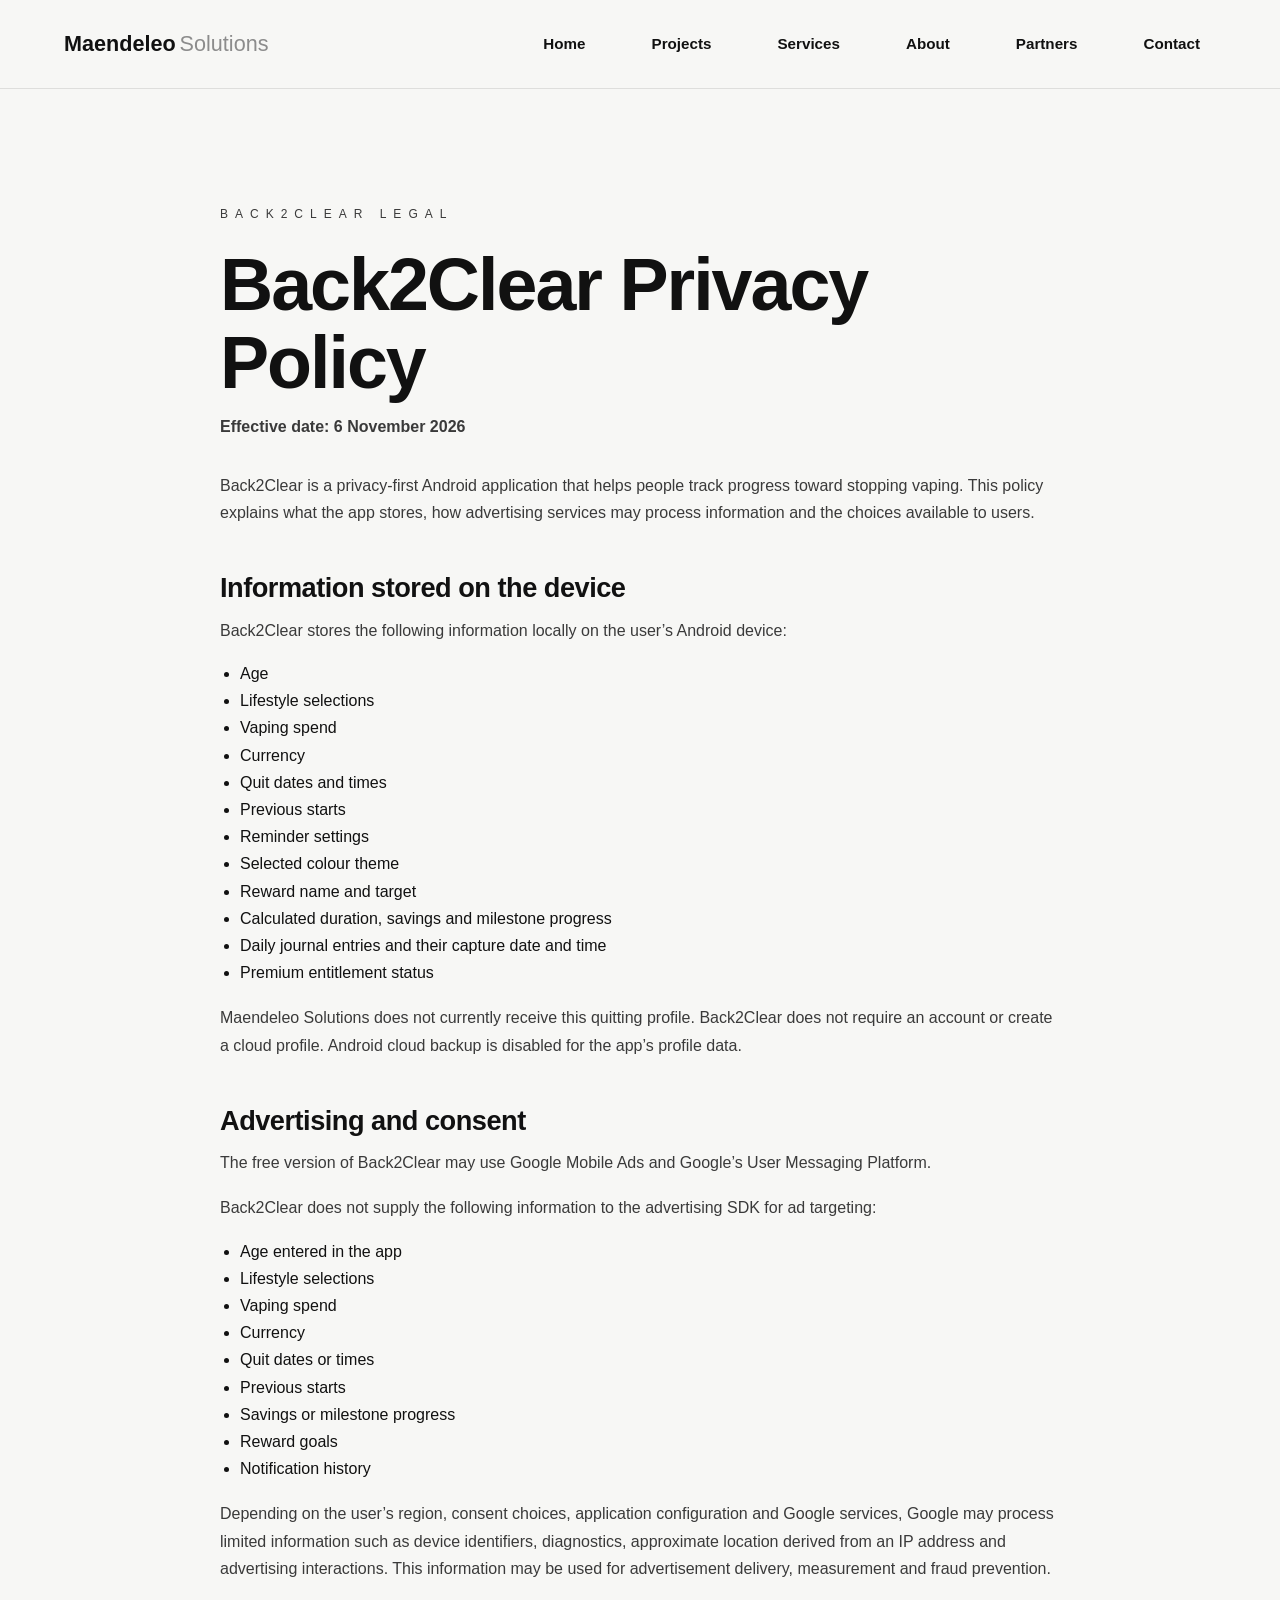
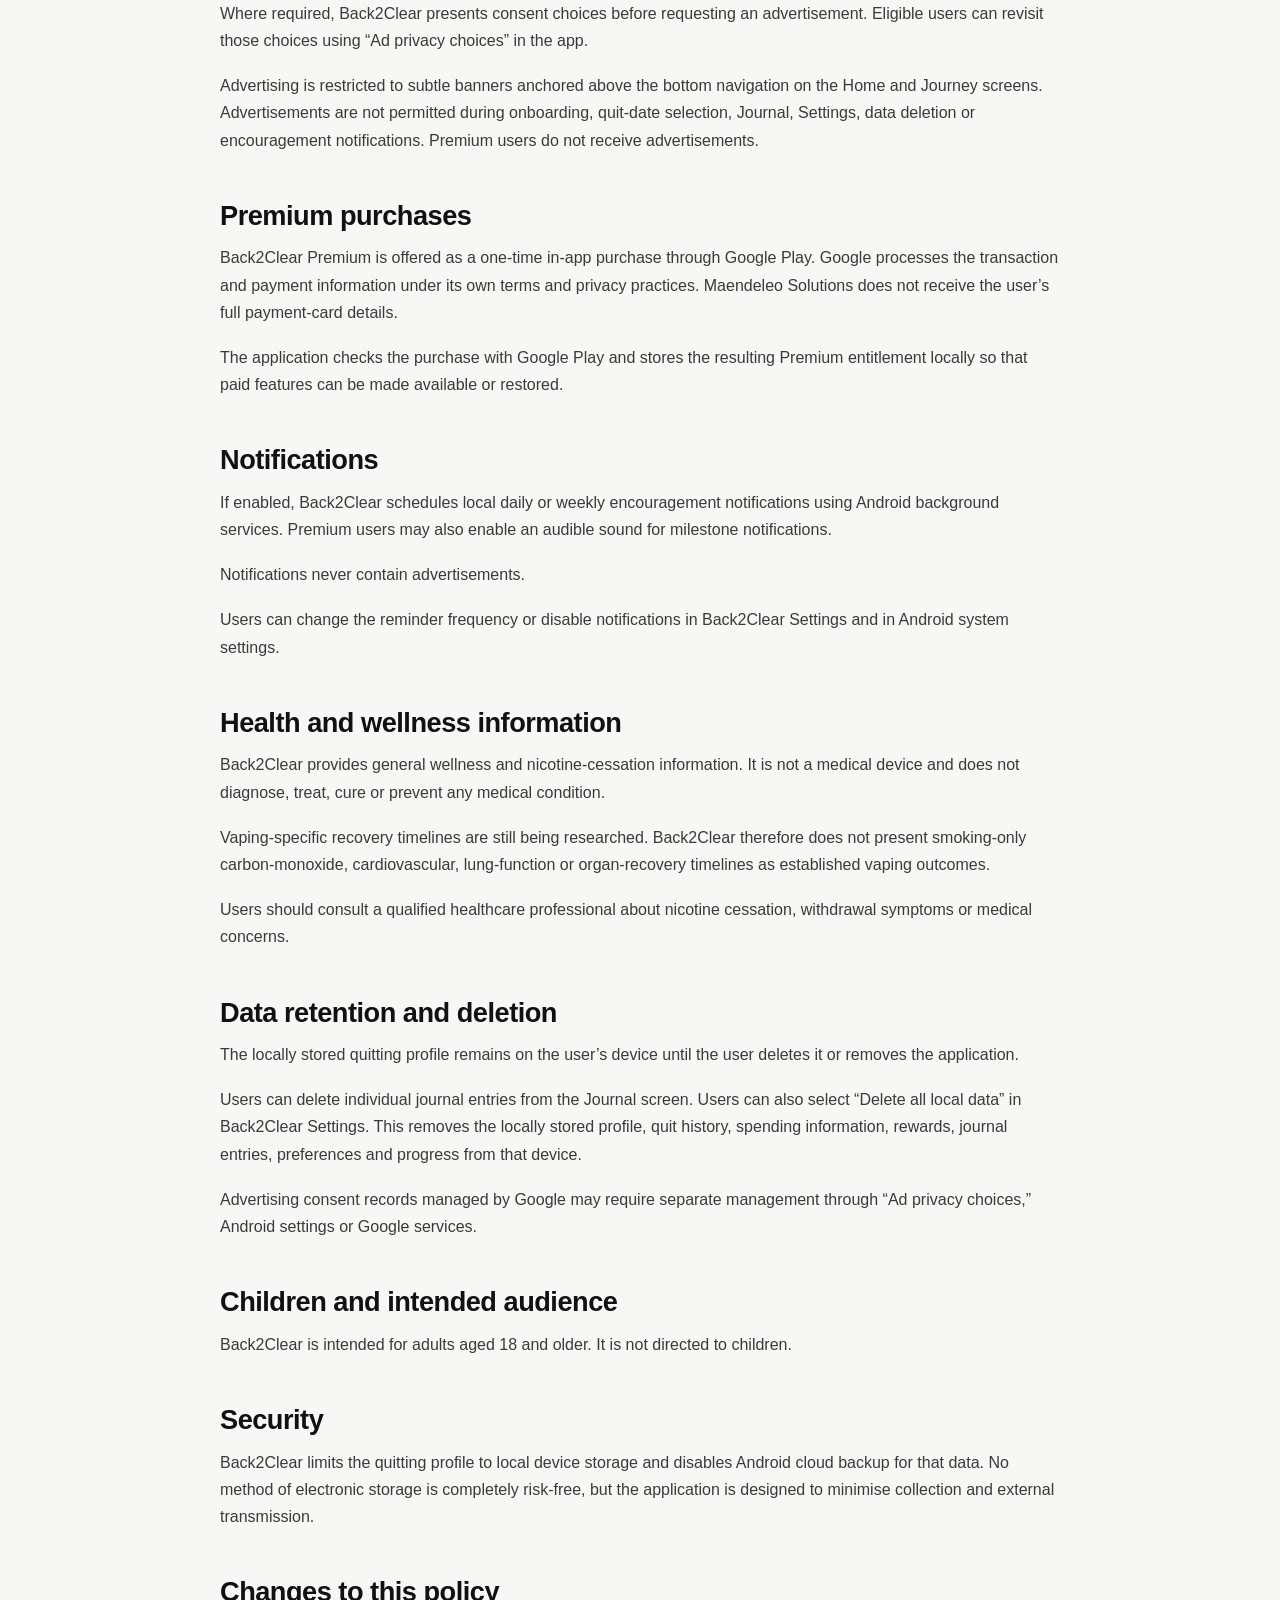
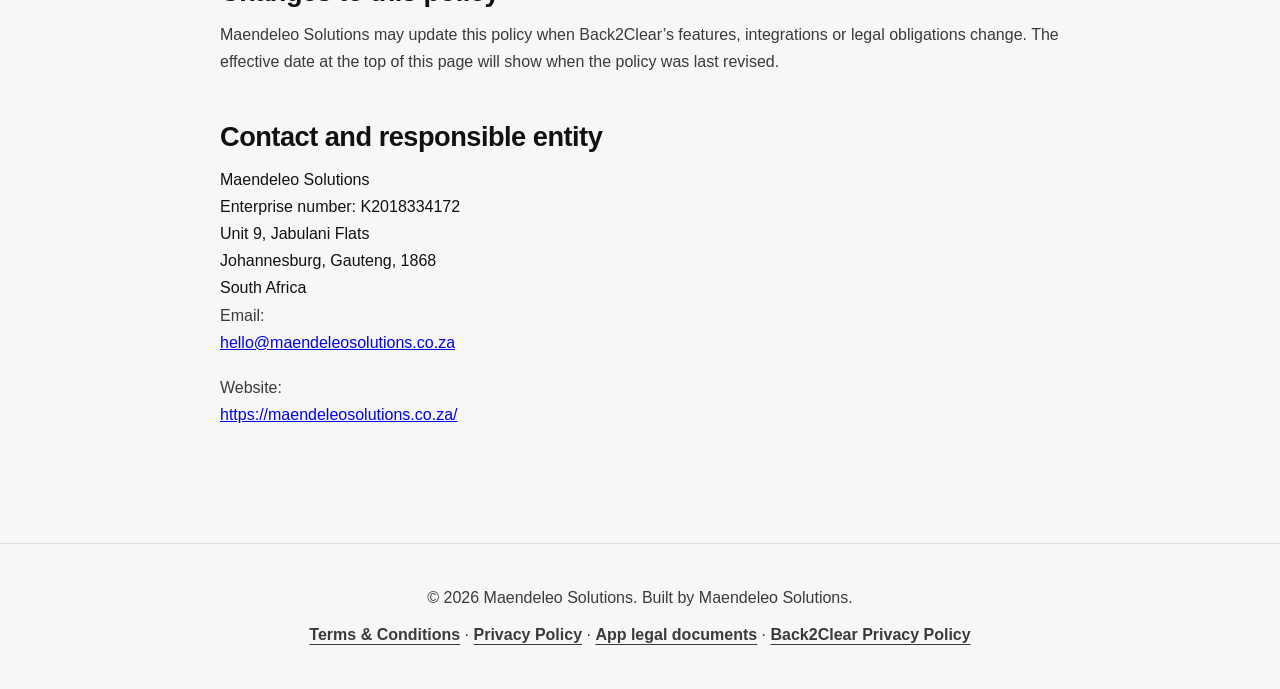
<file: back2clear/privacy/index.html>
<!DOCTYPE html>
<html lang="en">
<head>
  <meta charset="UTF-8" />
  <meta name="viewport" content="width=device-width, initial-scale=1.0" />
  <meta name="robots" content="index, follow" />
  <title>Back2Clear Privacy Policy | Maendeleo Solutions</title>
  <meta name="description" content="Learn how Back2Clear stores quitting progress locally, handles advertising consent, delivers notifications and gives users control over their data." />
  <link rel="canonical" href="https://maendeleosolutions.co.za/back2clear/privacy/" />
  <link rel="icon" type="image/png" href="../../assets/images/favicon/Maendeleo Favicon.png" />
  <link rel="apple-touch-icon" href="../../assets/images/Icon/Maendeleo Icon.png" />
  <link rel="stylesheet" href="../../style.css" />
</head>
<body>
  <header class="site-header">
    <nav class="navbar" aria-label="Primary navigation">
      <a href="../../index.html" class="logo">Maendeleo<span>Solutions</span></a>
      <button class="nav-toggle" id="mobileNavToggle" type="button" aria-label="Open navigation" aria-expanded="false"><span></span><span></span><span></span></button>
      <div class="nav-links" id="primaryNav"><a href="../../index.html">Home</a><a href="../../projects.html">Projects</a><a href="../../index.html#services">Services</a><a href="../../index.html#about">About</a><a href="../../index.html#partners">Partners</a><a href="../../index.html#contact">Contact</a></div>
    </nav>
  </header>

  <main class="section policy-content">
    <p class="section-label">Back2Clear Legal</p>
    <h1>Back2Clear Privacy Policy</h1>
    <p class="policy-meta">Effective date: 6 November 2026</p>
    <p>Back2Clear is a privacy-first Android application that helps people track progress toward stopping vaping. This policy explains what the app stores, how advertising services may process information and the choices available to users.</p>

    <h2>Information stored on the device</h2>
    <p>Back2Clear stores the following information locally on the user’s Android device:</p>
    <ul><li>Age</li><li>Lifestyle selections</li><li>Vaping spend</li><li>Currency</li><li>Quit dates and times</li><li>Previous starts</li><li>Reminder settings</li><li>Selected colour theme</li><li>Reward name and target</li><li>Calculated duration, savings and milestone progress</li><li>Daily journal entries and their capture date and time</li><li>Premium entitlement status</li></ul>
    <p>Maendeleo Solutions does not currently receive this quitting profile. Back2Clear does not require an account or create a cloud profile. Android cloud backup is disabled for the app’s profile data.</p>

    <h2>Advertising and consent</h2>
    <p>The free version of Back2Clear may use Google Mobile Ads and Google’s User Messaging Platform.</p>
    <p>Back2Clear does not supply the following information to the advertising SDK for ad targeting:</p>
    <ul><li>Age entered in the app</li><li>Lifestyle selections</li><li>Vaping spend</li><li>Currency</li><li>Quit dates or times</li><li>Previous starts</li><li>Savings or milestone progress</li><li>Reward goals</li><li>Notification history</li></ul>
    <p>Depending on the user’s region, consent choices, application configuration and Google services, Google may process limited information such as device identifiers, diagnostics, approximate location derived from an IP address and advertising interactions. This information may be used for advertisement delivery, measurement and fraud prevention.</p>
    <p>Where required, Back2Clear presents consent choices before requesting an advertisement. Eligible users can revisit those choices using “Ad privacy choices” in the app.</p>
    <p>Advertising is restricted to subtle banners anchored above the bottom navigation on the Home and Journey screens. Advertisements are not permitted during onboarding, quit-date selection, Journal, Settings, data deletion or encouragement notifications. Premium users do not receive advertisements.</p>

    <h2>Premium purchases</h2>
    <p>Back2Clear Premium is offered as a one-time in-app purchase through Google Play. Google processes the transaction and payment information under its own terms and privacy practices. Maendeleo Solutions does not receive the user’s full payment-card details.</p>
    <p>The application checks the purchase with Google Play and stores the resulting Premium entitlement locally so that paid features can be made available or restored.</p>

    <h2>Notifications</h2>
    <p>If enabled, Back2Clear schedules local daily or weekly encouragement notifications using Android background services. Premium users may also enable an audible sound for milestone notifications.</p>
    <p>Notifications never contain advertisements.</p>
    <p>Users can change the reminder frequency or disable notifications in Back2Clear Settings and in Android system settings.</p>

    <h2>Health and wellness information</h2>
    <p>Back2Clear provides general wellness and nicotine-cessation information. It is not a medical device and does not diagnose, treat, cure or prevent any medical condition.</p>
    <p>Vaping-specific recovery timelines are still being researched. Back2Clear therefore does not present smoking-only carbon-monoxide, cardiovascular, lung-function or organ-recovery timelines as established vaping outcomes.</p>
    <p>Users should consult a qualified healthcare professional about nicotine cessation, withdrawal symptoms or medical concerns.</p>

    <h2>Data retention and deletion</h2>
    <p>The locally stored quitting profile remains on the user’s device until the user deletes it or removes the application.</p>
    <p>Users can delete individual journal entries from the Journal screen. Users can also select “Delete all local data” in Back2Clear Settings. This removes the locally stored profile, quit history, spending information, rewards, journal entries, preferences and progress from that device.</p>
    <p>Advertising consent records managed by Google may require separate management through “Ad privacy choices,” Android settings or Google services.</p>

    <h2>Children and intended audience</h2>
    <p>Back2Clear is intended for adults aged 18 and older. It is not directed to children.</p>

    <h2>Security</h2>
    <p>Back2Clear limits the quitting profile to local device storage and disables Android cloud backup for that data. No method of electronic storage is completely risk-free, but the application is designed to minimise collection and external transmission.</p>

    <h2>Changes to this policy</h2>
    <p>Maendeleo Solutions may update this policy when Back2Clear’s features, integrations or legal obligations change. The effective date at the top of this page will show when the policy was last revised.</p>

    <h2>Contact and responsible entity</h2>
    <address class="contact-address">Maendeleo Solutions<br />Enterprise number: K2018334172<br />Unit 9, Jabulani Flats<br />Johannesburg, Gauteng, 1868<br />South Africa</address>
    <p>Email:<br /><a href="mailto:hello@maendeleosolutions.co.za">hello@maendeleosolutions.co.za</a></p>
    <p>Website:<br /><a href="https://maendeleosolutions.co.za/">https://maendeleosolutions.co.za/</a></p>
  </main>

  <footer class="footer"><p>© 2026 Maendeleo Solutions. Built by Maendeleo Solutions.</p><div class="footer-legal"><a href="/legal/terms/">Terms &amp; Conditions</a> · <a href="/legal/privacy/">Privacy Policy</a> · <a href="/legal/apps/">App legal documents</a> · <a href="./" aria-current="page">Back2Clear Privacy Policy</a></div></footer>
  <script src="../../script.js"></script>
</body>
</html>
</file>
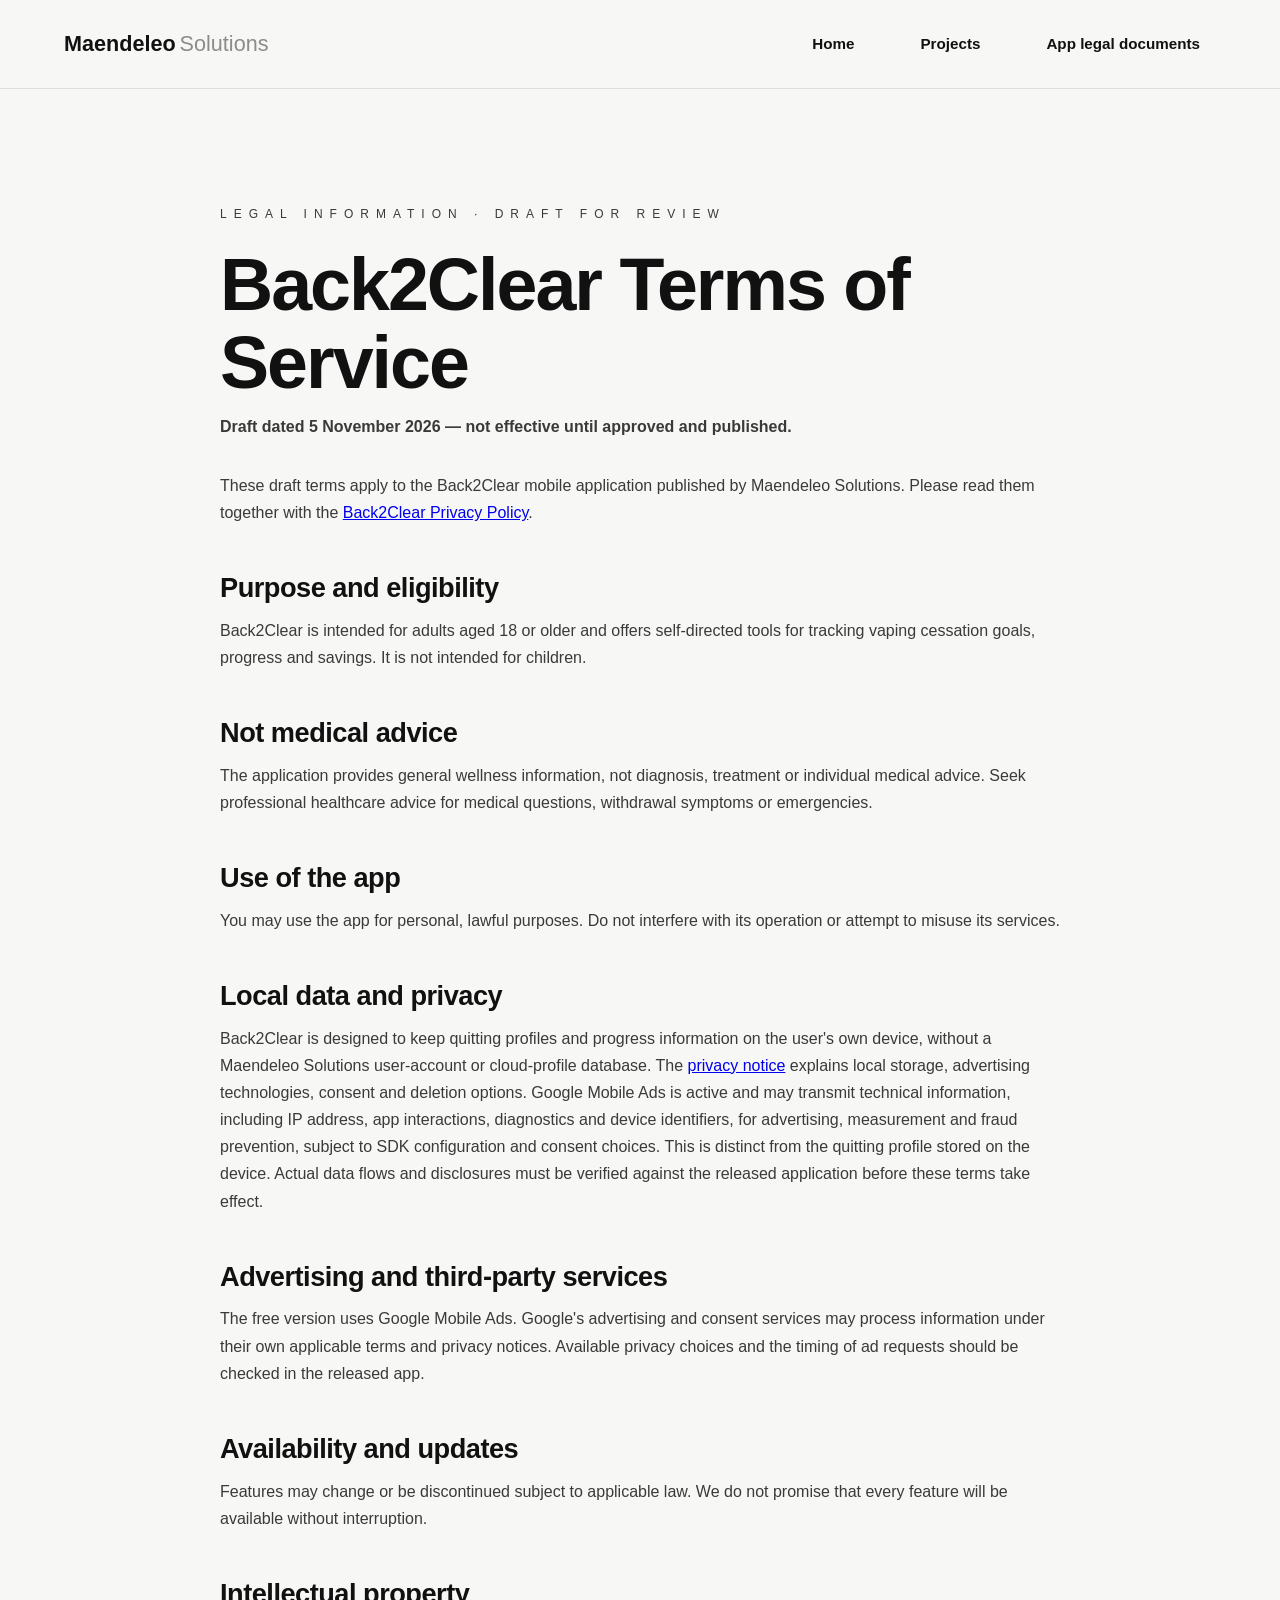
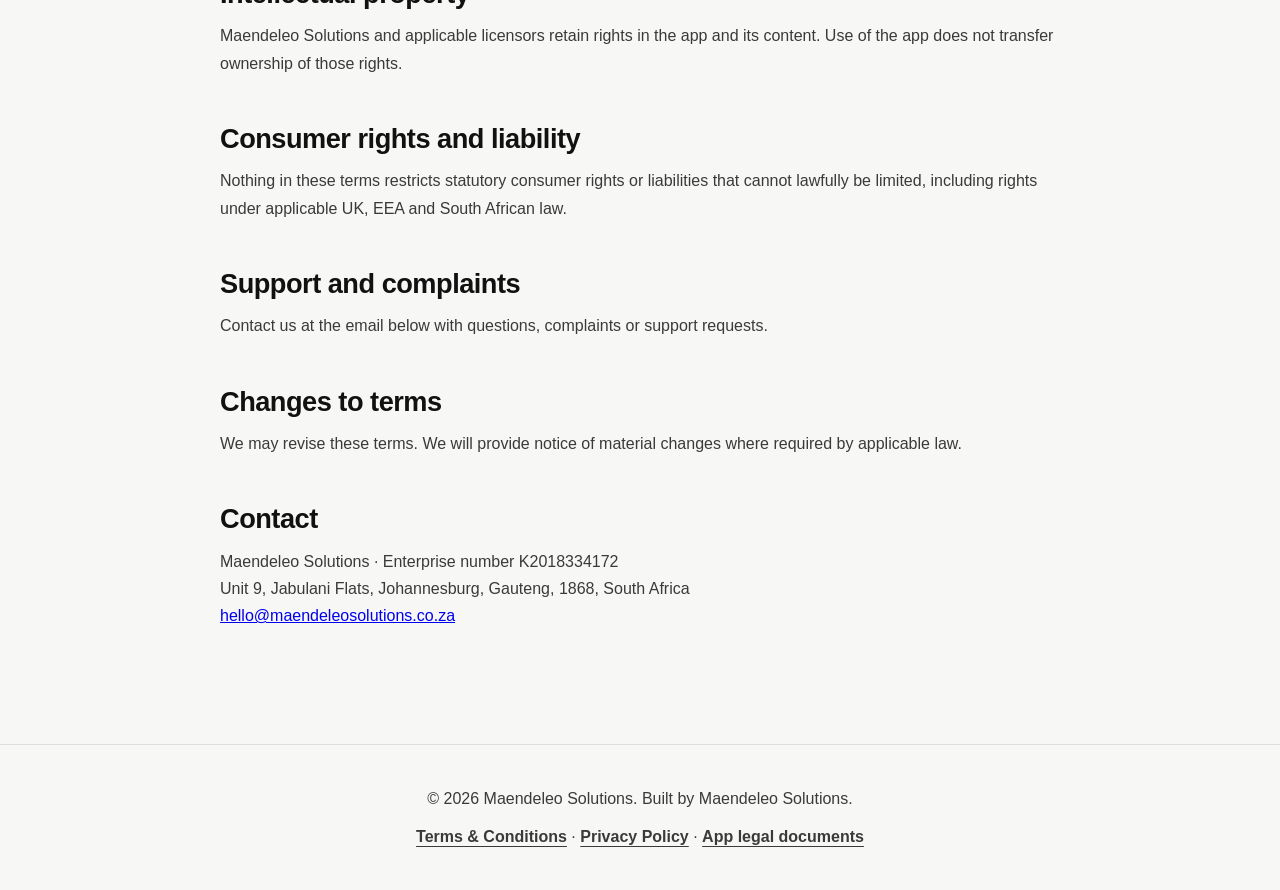
<file: back2clear/terms/index.html>
<!DOCTYPE html>
<html lang="en"><head><meta charset="UTF-8"><meta name="viewport" content="width=device-width, initial-scale=1.0"><meta name="robots" content="noindex, follow"><title>Back2Clear Terms of Service | Maendeleo Solutions</title><link rel="stylesheet" href="/style.css"><meta name="description" content="Back2Clear Terms of Service for Maendeleo Solutions"></head><body><header class="site-header"><nav class="navbar"><a class="logo" href="/">Maendeleo<span>Solutions</span></a><div class="nav-links"><a href="/">Home</a><a href="/projects.html">Projects</a><a href="/legal/apps/">App legal documents</a></div></nav></header><main class="section policy-content"><p class="section-label">Legal information · Draft for review</p><h1>Back2Clear Terms of Service</h1><p class="policy-meta">Draft dated 5 November 2026 — not effective until approved and published.</p><p>These draft terms apply to the Back2Clear mobile application published by Maendeleo Solutions. Please read them together with the <a href="/back2clear/privacy/">Back2Clear Privacy Policy</a>.</p><h2>Purpose and eligibility</h2><p>Back2Clear is intended for adults aged 18 or older and offers self-directed tools for tracking vaping cessation goals, progress and savings. It is not intended for children.</p><h2>Not medical advice</h2><p>The application provides general wellness information, not diagnosis, treatment or individual medical advice. Seek professional healthcare advice for medical questions, withdrawal symptoms or emergencies.</p><h2>Use of the app</h2><p>You may use the app for personal, lawful purposes. Do not interfere with its operation or attempt to misuse its services.</p><h2>Local data and privacy</h2><p>Back2Clear is designed to keep quitting profiles and progress information on the user's own device, without a Maendeleo Solutions user-account or cloud-profile database. The <a href="/back2clear/privacy/">privacy notice</a> explains local storage, advertising technologies, consent and deletion options. Google Mobile Ads is active and may transmit technical information, including IP address, app interactions, diagnostics and device identifiers, for advertising, measurement and fraud prevention, subject to SDK configuration and consent choices. This is distinct from the quitting profile stored on the device. Actual data flows and disclosures must be verified against the released application before these terms take effect.</p><h2>Advertising and third-party services</h2><p>The free version uses Google Mobile Ads. Google's advertising and consent services may process information under their own applicable terms and privacy notices. Available privacy choices and the timing of ad requests should be checked in the released app.</p><h2>Availability and updates</h2><p>Features may change or be discontinued subject to applicable law. We do not promise that every feature will be available without interruption.</p><h2>Intellectual property</h2><p>Maendeleo Solutions and applicable licensors retain rights in the app and its content. Use of the app does not transfer ownership of those rights.</p><h2>Consumer rights and liability</h2><p>Nothing in these terms restricts statutory consumer rights or liabilities that cannot lawfully be limited, including rights under applicable UK, EEA and South African law.</p><h2>Support and complaints</h2><p>Contact us at the email below with questions, complaints or support requests.</p><h2>Changes to terms</h2><p>We may revise these terms. We will provide notice of material changes where required by applicable law.</p><h2>Contact</h2><p>Maendeleo Solutions · Enterprise number K2018334172<br>Unit 9, Jabulani Flats, Johannesburg, Gauteng, 1868, South Africa<br><a href="mailto:hello@maendeleosolutions.co.za">hello@maendeleosolutions.co.za</a></p></main><footer class="footer"><p>© 2026 Maendeleo Solutions. Built by Maendeleo Solutions.</p><div class="footer-legal"><a href="/legal/terms/">Terms &amp; Conditions</a> · <a href="/legal/privacy/">Privacy Policy</a> · <a href="/legal/apps/">App legal documents</a></div></footer></body></html>
</file>
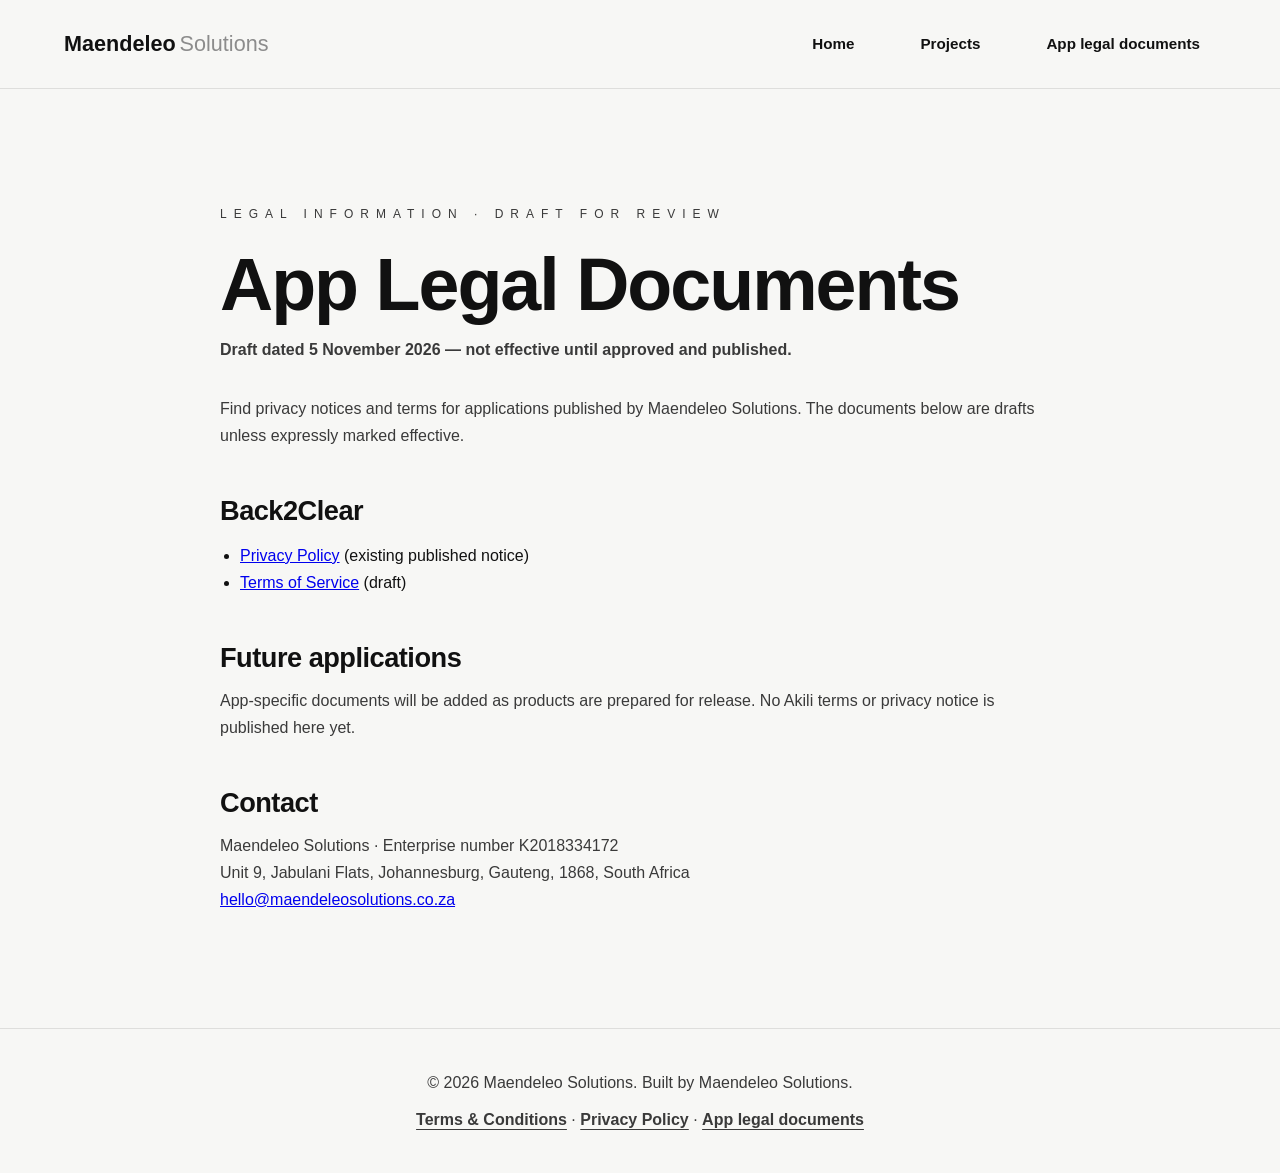
<file: legal/apps/index.html>
<!DOCTYPE html>
<html lang="en"><head><meta charset="UTF-8"><meta name="viewport" content="width=device-width, initial-scale=1.0"><meta name="robots" content="noindex, follow"><title>App Legal Documents | Maendeleo Solutions</title><link rel="stylesheet" href="/style.css"><meta name="description" content="App Legal Documents for Maendeleo Solutions"></head><body><header class="site-header"><nav class="navbar"><a class="logo" href="/">Maendeleo<span>Solutions</span></a><div class="nav-links"><a href="/">Home</a><a href="/projects.html">Projects</a><a href="/legal/apps/">App legal documents</a></div></nav></header><main class="section policy-content"><p class="section-label">Legal information · Draft for review</p><h1>App Legal Documents</h1><p class="policy-meta">Draft dated 5 November 2026 — not effective until approved and published.</p><p>Find privacy notices and terms for applications published by Maendeleo Solutions. The documents below are drafts unless expressly marked effective.</p><h2>Back2Clear</h2><ul><li><a href="/back2clear/privacy/">Privacy Policy</a> (existing published notice)</li><li><a href="/back2clear/terms/">Terms of Service</a> (draft)</li></ul><h2>Future applications</h2><p>App-specific documents will be added as products are prepared for release. No Akili terms or privacy notice is published here yet.</p><h2>Contact</h2><p>Maendeleo Solutions · Enterprise number K2018334172<br>Unit 9, Jabulani Flats, Johannesburg, Gauteng, 1868, South Africa<br><a href="mailto:hello@maendeleosolutions.co.za">hello@maendeleosolutions.co.za</a></p></main><footer class="footer"><p>© 2026 Maendeleo Solutions. Built by Maendeleo Solutions.</p><div class="footer-legal"><a href="/legal/terms/">Terms &amp; Conditions</a> · <a href="/legal/privacy/">Privacy Policy</a> · <a href="/legal/apps/">App legal documents</a></div></footer></body></html>
</file>
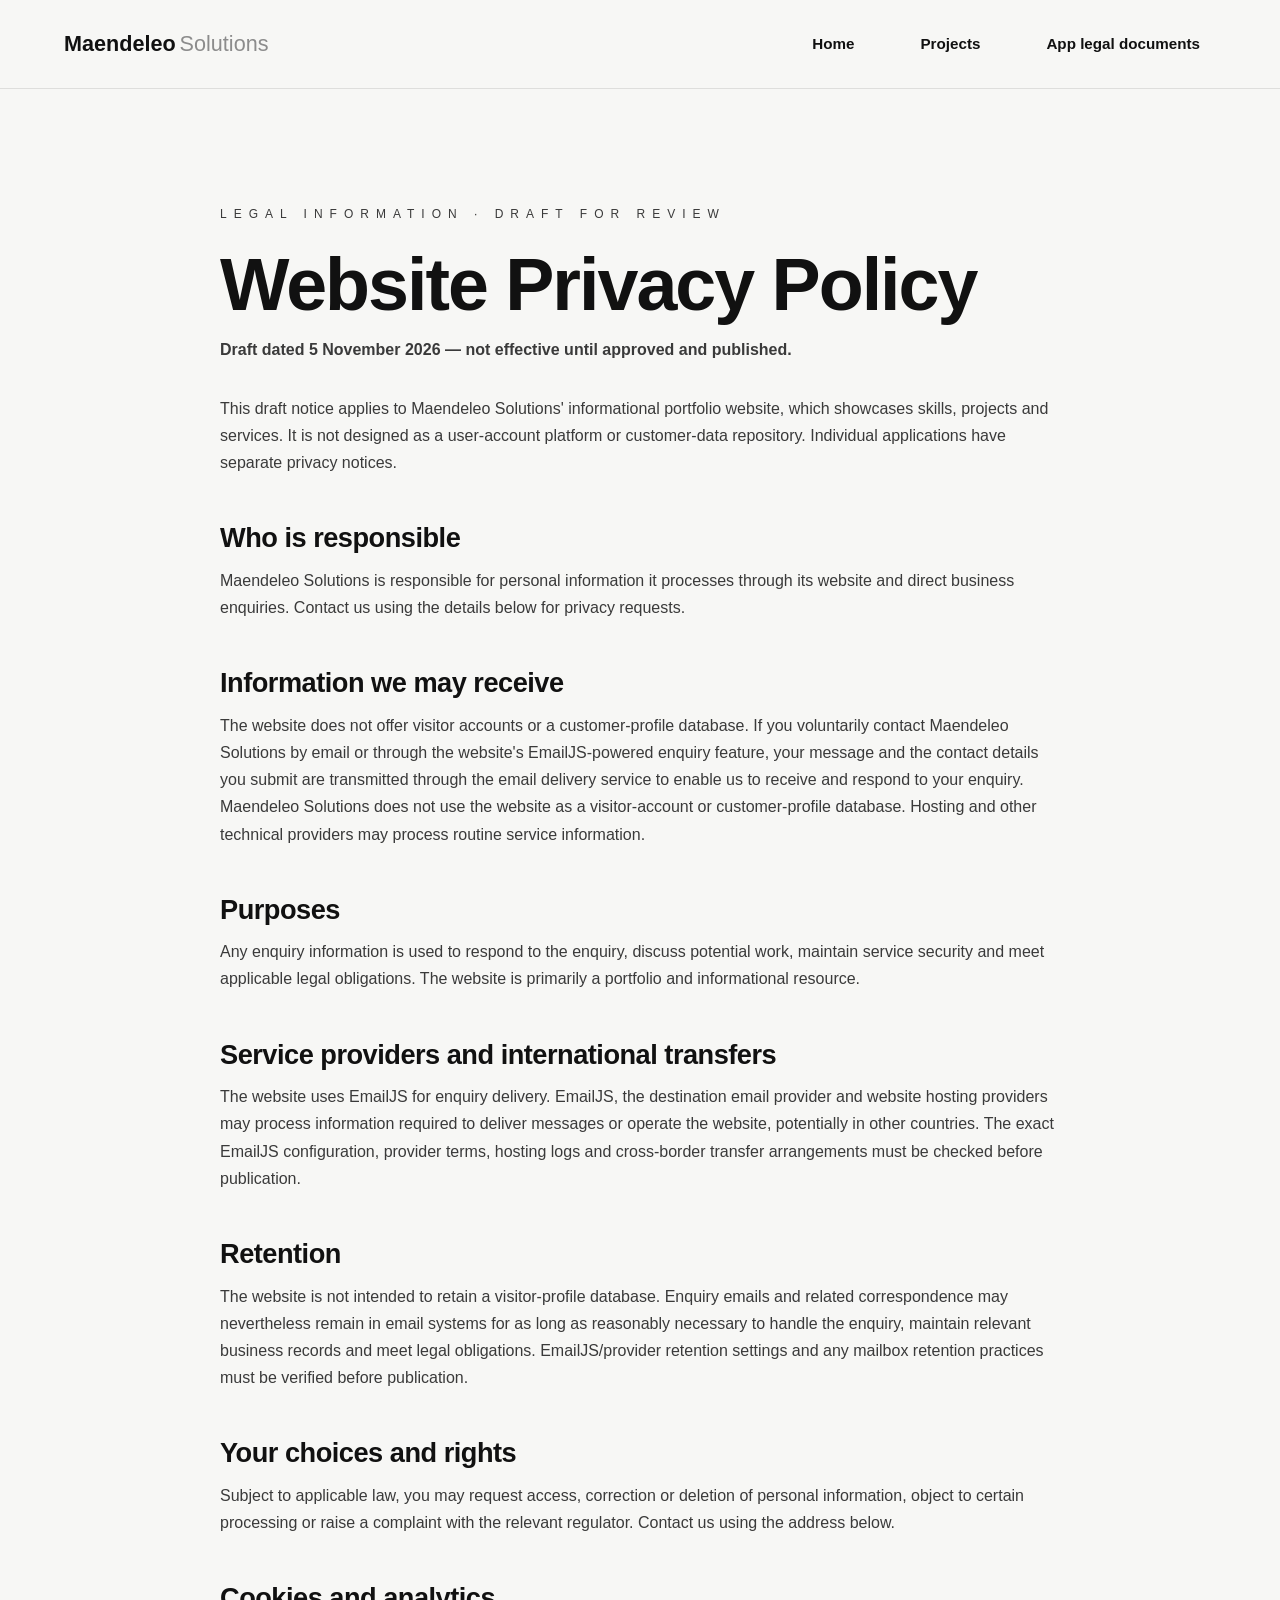
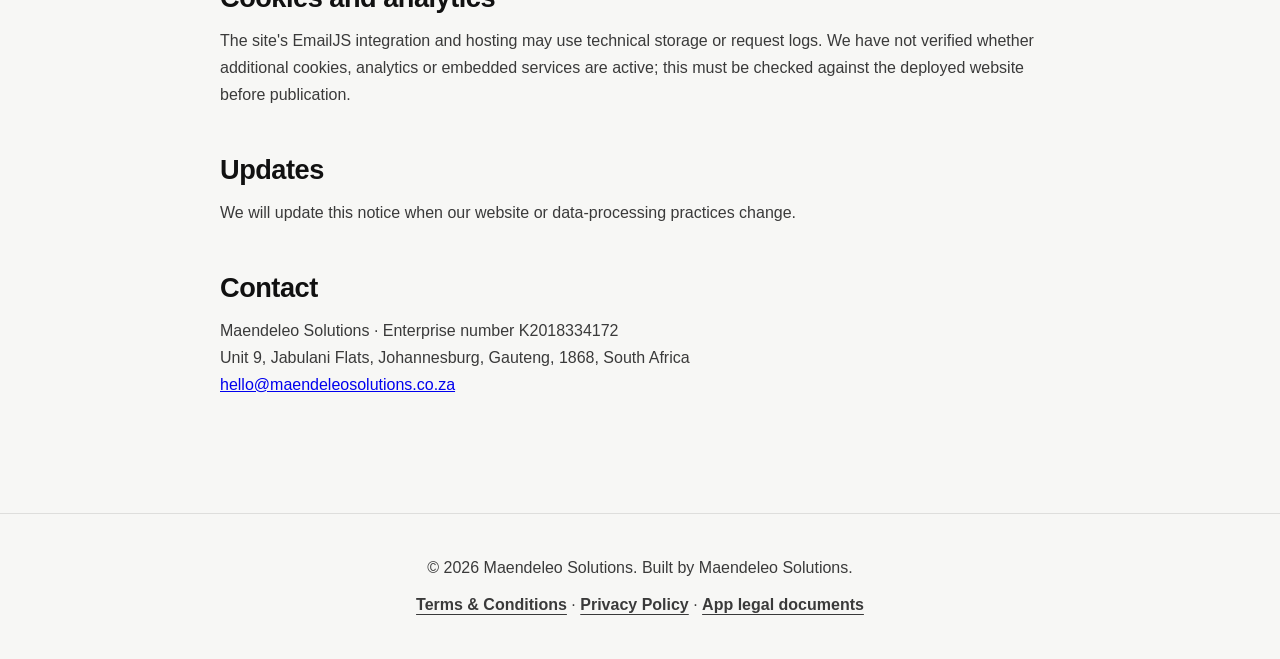
<file: legal/privacy/index.html>
<!DOCTYPE html>
<html lang="en"><head><meta charset="UTF-8"><meta name="viewport" content="width=device-width, initial-scale=1.0"><meta name="robots" content="noindex, follow"><title>Website Privacy Policy | Maendeleo Solutions</title><link rel="stylesheet" href="/style.css"><meta name="description" content="Website Privacy Policy for Maendeleo Solutions"></head><body><header class="site-header"><nav class="navbar"><a class="logo" href="/">Maendeleo<span>Solutions</span></a><div class="nav-links"><a href="/">Home</a><a href="/projects.html">Projects</a><a href="/legal/apps/">App legal documents</a></div></nav></header><main class="section policy-content"><p class="section-label">Legal information · Draft for review</p><h1>Website Privacy Policy</h1><p class="policy-meta">Draft dated 5 November 2026 — not effective until approved and published.</p><p>This draft notice applies to Maendeleo Solutions' informational portfolio website, which showcases skills, projects and services. It is not designed as a user-account platform or customer-data repository. Individual applications have separate privacy notices.</p><h2>Who is responsible</h2><p>Maendeleo Solutions is responsible for personal information it processes through its website and direct business enquiries. Contact us using the details below for privacy requests.</p><h2>Information we may receive</h2><p>The website does not offer visitor accounts or a customer-profile database. If you voluntarily contact Maendeleo Solutions by email or through the website's EmailJS-powered enquiry feature, your message and the contact details you submit are transmitted through the email delivery service to enable us to receive and respond to your enquiry. Maendeleo Solutions does not use the website as a visitor-account or customer-profile database. Hosting and other technical providers may process routine service information.</p><h2>Purposes</h2><p>Any enquiry information is used to respond to the enquiry, discuss potential work, maintain service security and meet applicable legal obligations. The website is primarily a portfolio and informational resource.</p><h2>Service providers and international transfers</h2><p>The website uses EmailJS for enquiry delivery. EmailJS, the destination email provider and website hosting providers may process information required to deliver messages or operate the website, potentially in other countries. The exact EmailJS configuration, provider terms, hosting logs and cross-border transfer arrangements must be checked before publication.</p><h2>Retention</h2><p>The website is not intended to retain a visitor-profile database. Enquiry emails and related correspondence may nevertheless remain in email systems for as long as reasonably necessary to handle the enquiry, maintain relevant business records and meet legal obligations. EmailJS/provider retention settings and any mailbox retention practices must be verified before publication.</p><h2>Your choices and rights</h2><p>Subject to applicable law, you may request access, correction or deletion of personal information, object to certain processing or raise a complaint with the relevant regulator. Contact us using the address below.</p><h2>Cookies and analytics</h2><p>The site's EmailJS integration and hosting may use technical storage or request logs. We have not verified whether additional cookies, analytics or embedded services are active; this must be checked against the deployed website before publication.</p><h2>Updates</h2><p>We will update this notice when our website or data-processing practices change.</p><h2>Contact</h2><p>Maendeleo Solutions · Enterprise number K2018334172<br>Unit 9, Jabulani Flats, Johannesburg, Gauteng, 1868, South Africa<br><a href="mailto:hello@maendeleosolutions.co.za">hello@maendeleosolutions.co.za</a></p></main><footer class="footer"><p>© 2026 Maendeleo Solutions. Built by Maendeleo Solutions.</p><div class="footer-legal"><a href="/legal/terms/">Terms &amp; Conditions</a> · <a href="/legal/privacy/">Privacy Policy</a> · <a href="/legal/apps/">App legal documents</a></div></footer></body></html>
</file>
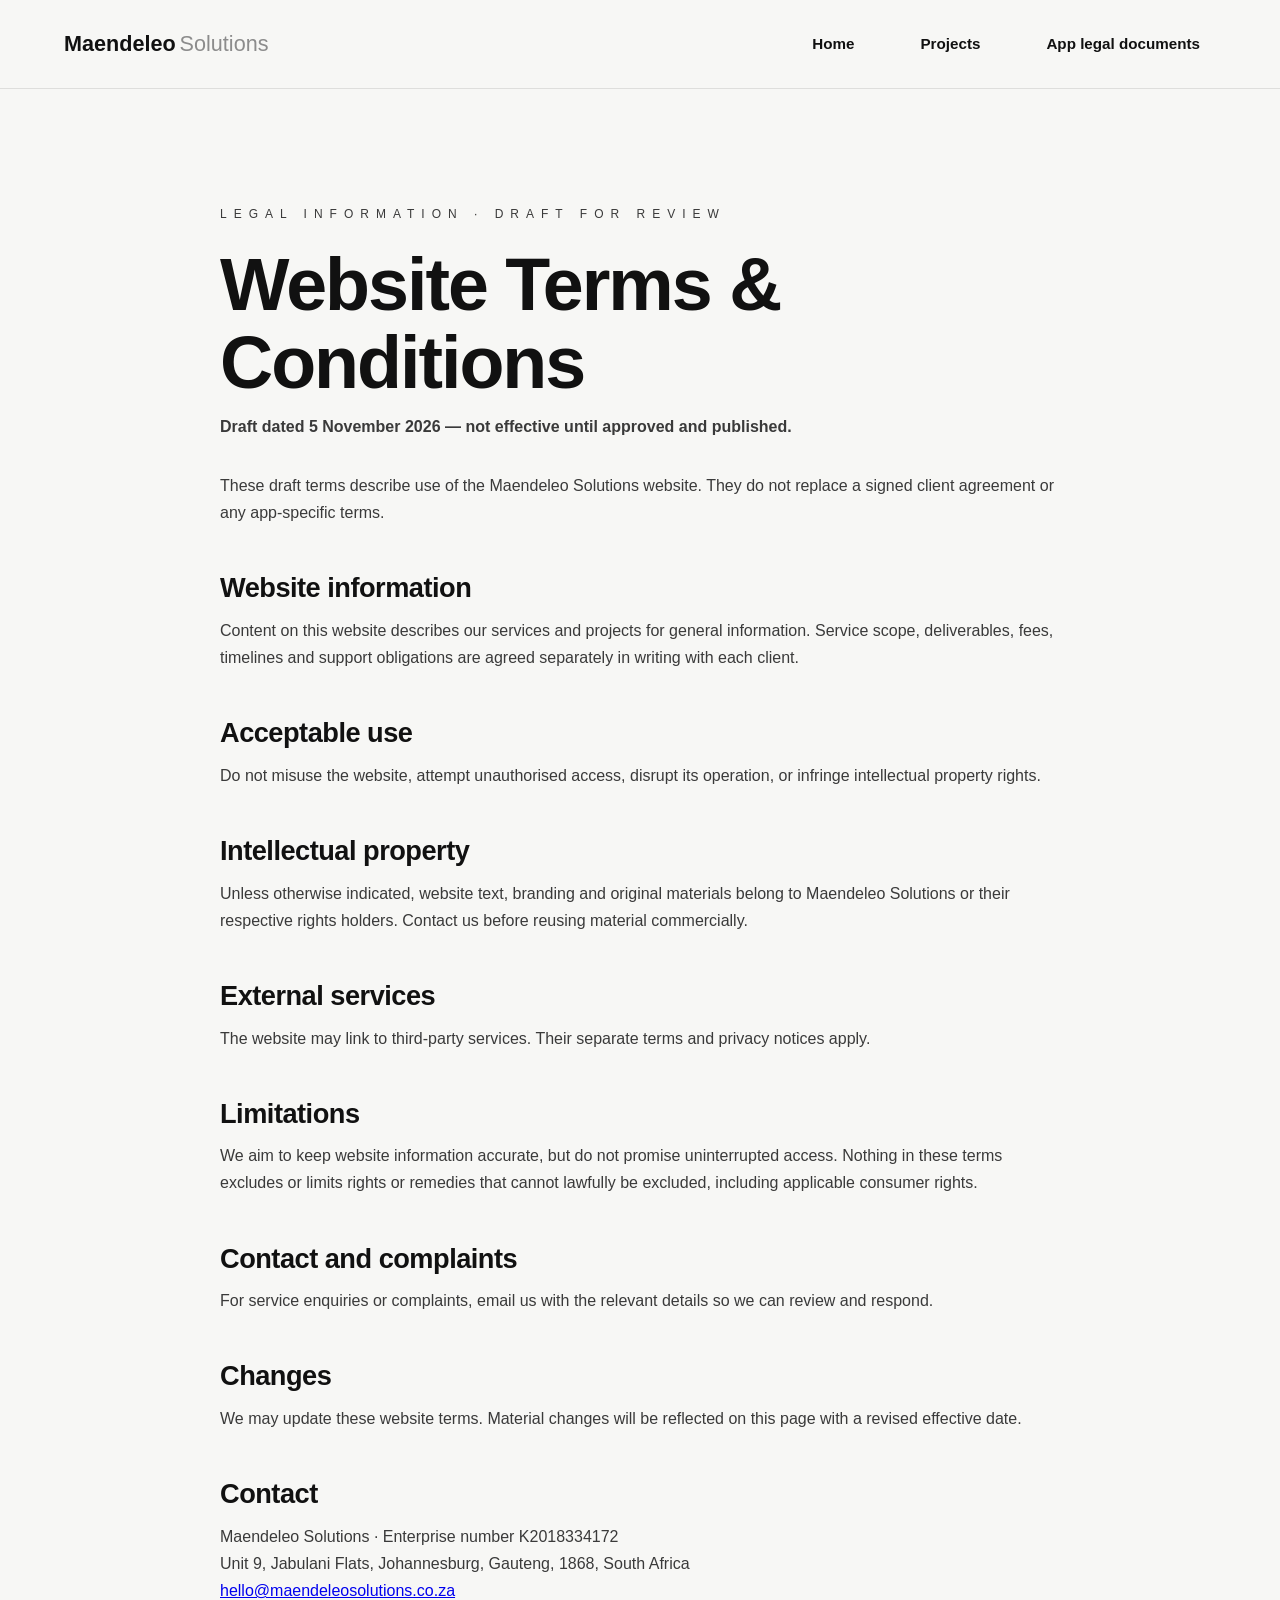
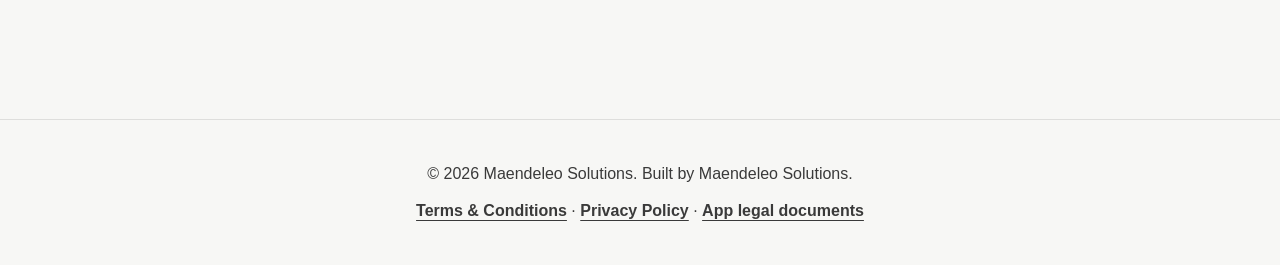
<file: legal/terms/index.html>
<!DOCTYPE html>
<html lang="en"><head><meta charset="UTF-8"><meta name="viewport" content="width=device-width, initial-scale=1.0"><meta name="robots" content="noindex, follow"><title>Website Terms & Conditions | Maendeleo Solutions</title><link rel="stylesheet" href="/style.css"><meta name="description" content="Website Terms & Conditions for Maendeleo Solutions"></head><body><header class="site-header"><nav class="navbar"><a class="logo" href="/">Maendeleo<span>Solutions</span></a><div class="nav-links"><a href="/">Home</a><a href="/projects.html">Projects</a><a href="/legal/apps/">App legal documents</a></div></nav></header><main class="section policy-content"><p class="section-label">Legal information · Draft for review</p><h1>Website Terms & Conditions</h1><p class="policy-meta">Draft dated 5 November 2026 — not effective until approved and published.</p><p>These draft terms describe use of the Maendeleo Solutions website. They do not replace a signed client agreement or any app-specific terms.</p><h2>Website information</h2><p>Content on this website describes our services and projects for general information. Service scope, deliverables, fees, timelines and support obligations are agreed separately in writing with each client.</p><h2>Acceptable use</h2><p>Do not misuse the website, attempt unauthorised access, disrupt its operation, or infringe intellectual property rights.</p><h2>Intellectual property</h2><p>Unless otherwise indicated, website text, branding and original materials belong to Maendeleo Solutions or their respective rights holders. Contact us before reusing material commercially.</p><h2>External services</h2><p>The website may link to third-party services. Their separate terms and privacy notices apply.</p><h2>Limitations</h2><p>We aim to keep website information accurate, but do not promise uninterrupted access. Nothing in these terms excludes or limits rights or remedies that cannot lawfully be excluded, including applicable consumer rights.</p><h2>Contact and complaints</h2><p>For service enquiries or complaints, email us with the relevant details so we can review and respond.</p><h2>Changes</h2><p>We may update these website terms. Material changes will be reflected on this page with a revised effective date.</p><h2>Contact</h2><p>Maendeleo Solutions · Enterprise number K2018334172<br>Unit 9, Jabulani Flats, Johannesburg, Gauteng, 1868, South Africa<br><a href="mailto:hello@maendeleosolutions.co.za">hello@maendeleosolutions.co.za</a></p></main><footer class="footer"><p>© 2026 Maendeleo Solutions. Built by Maendeleo Solutions.</p><div class="footer-legal"><a href="/legal/terms/">Terms &amp; Conditions</a> · <a href="/legal/privacy/">Privacy Policy</a> · <a href="/legal/apps/">App legal documents</a></div></footer></body></html>
</file>
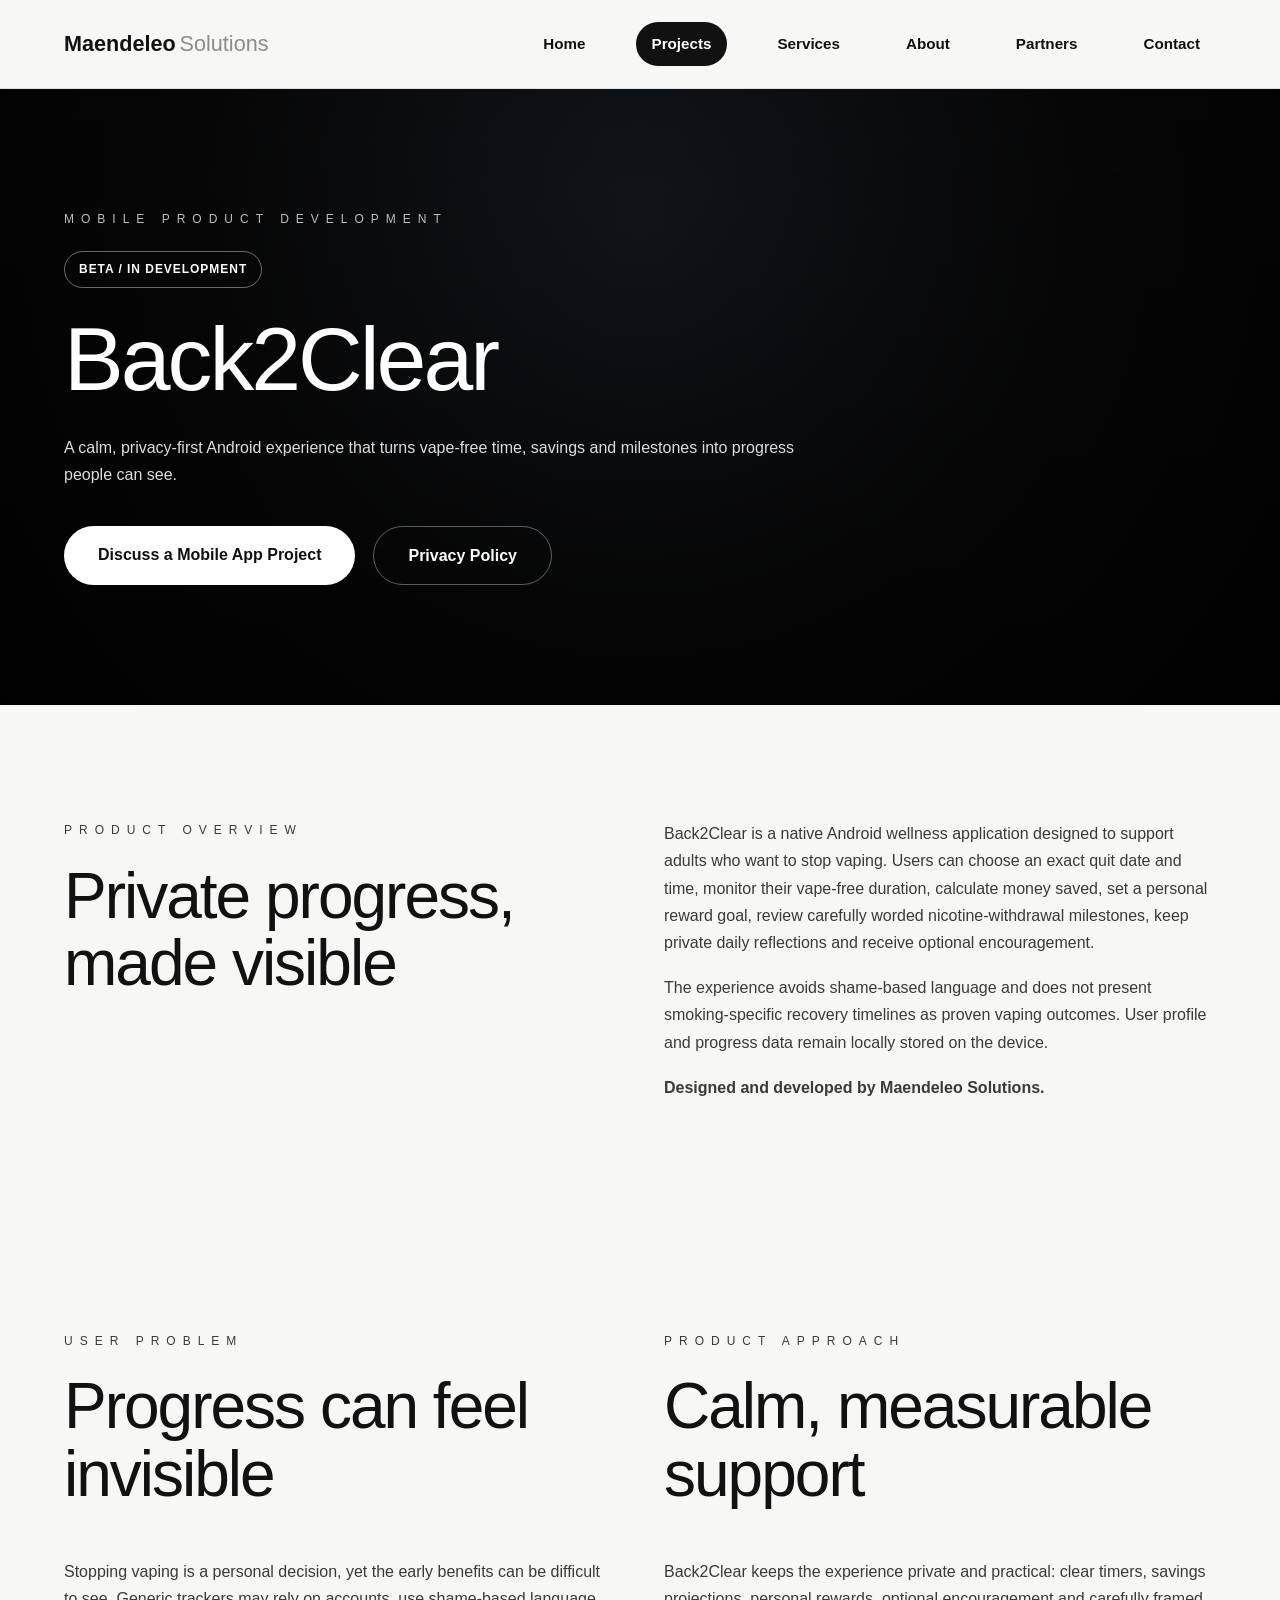
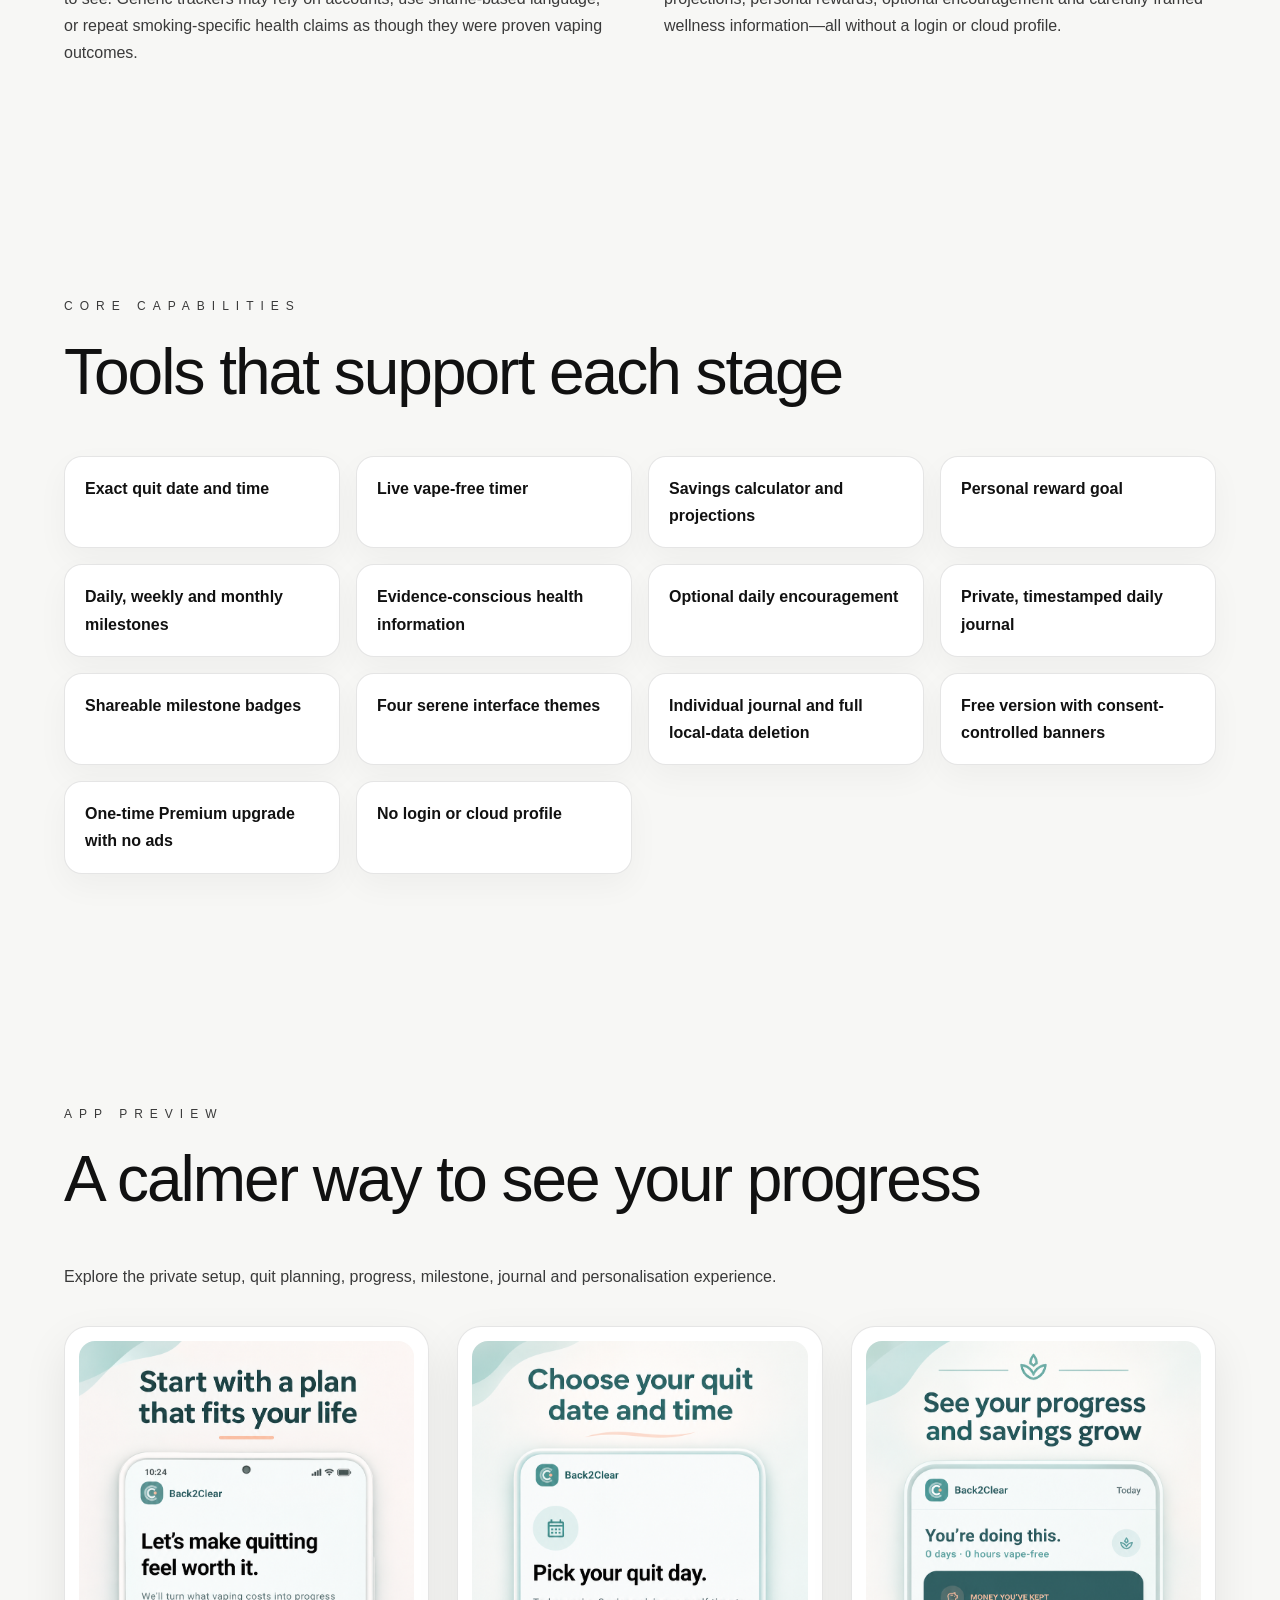
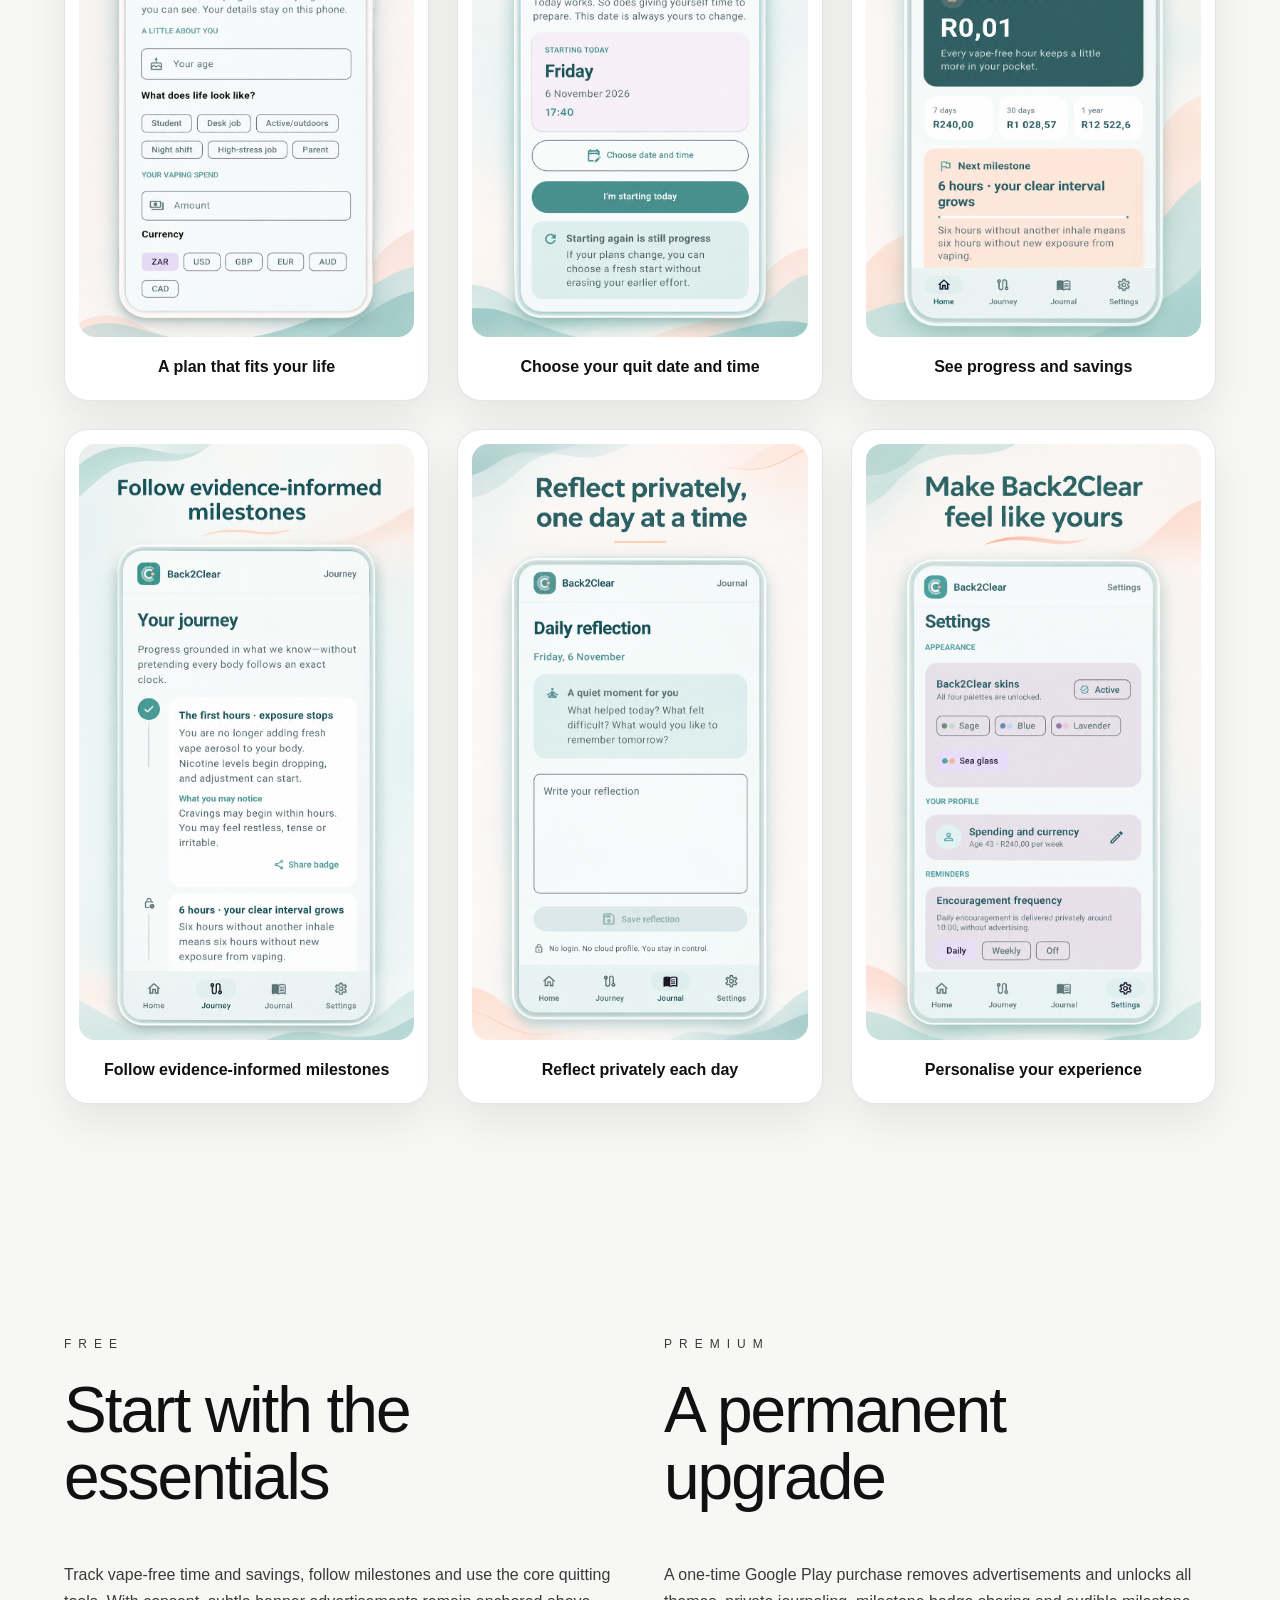
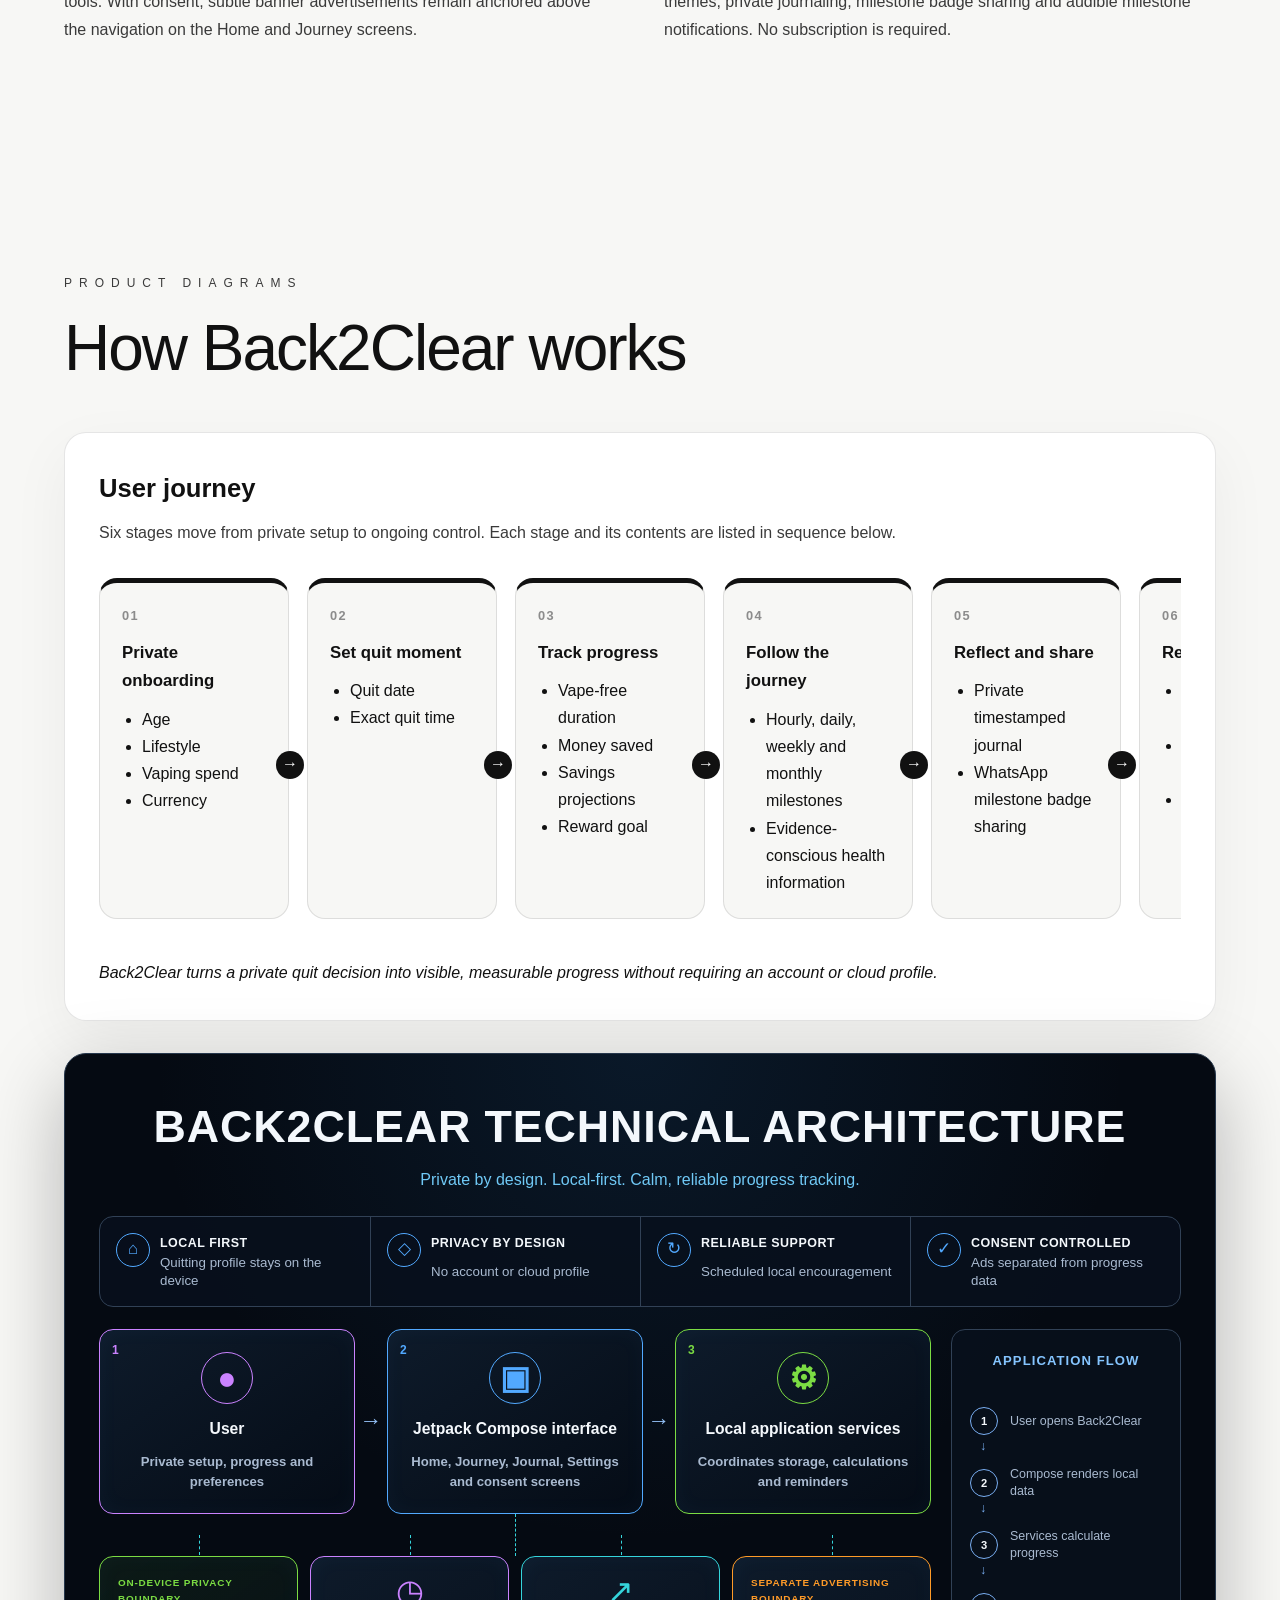
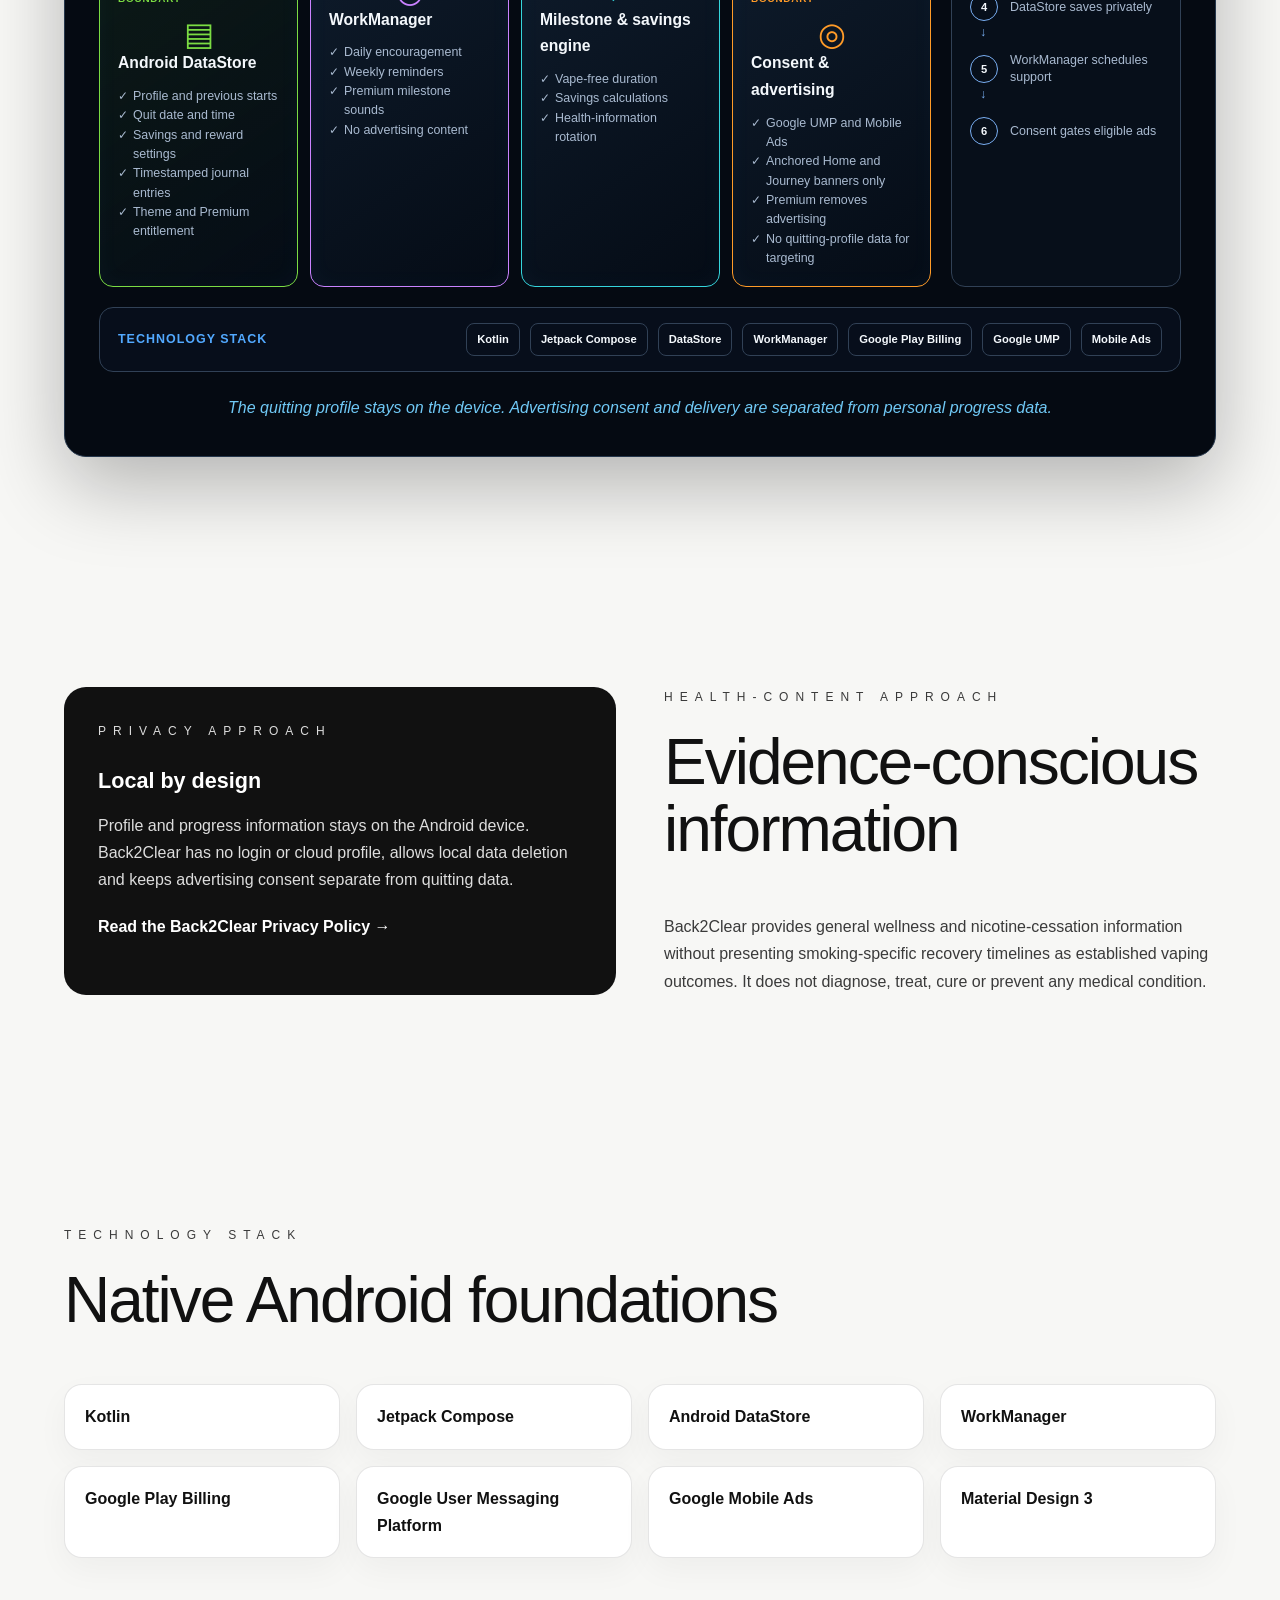
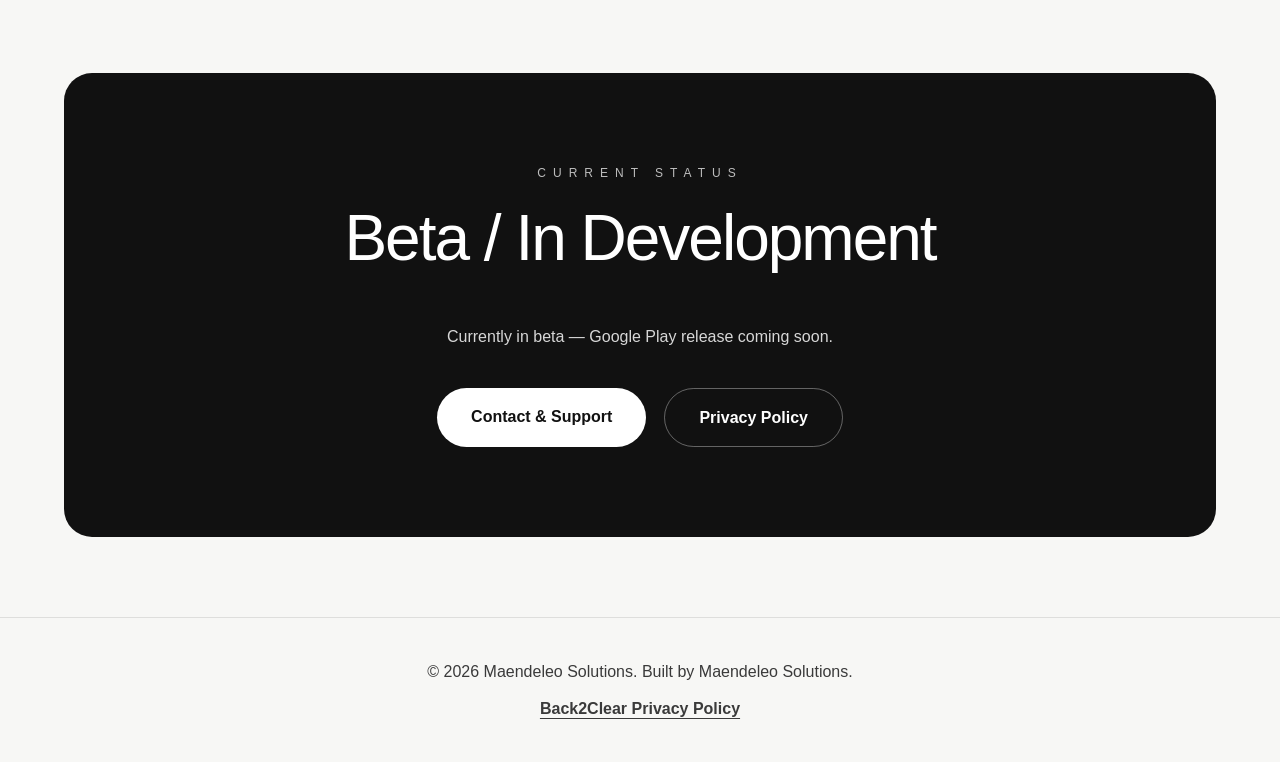
<file: projects/back2clear/index.html>
<!DOCTYPE html>
<html lang="en">
<head>
  <meta charset="UTF-8" />
  <meta name="viewport" content="width=device-width, initial-scale=1.0" />
  <title>Back2Clear Android App | Maendeleo Solutions</title>
  <meta name="description" content="Explore Back2Clear, a privacy-first Android app that makes vape-free time, savings, milestones and daily progress visible." />
  <link rel="canonical" href="https://maendeleosolutions.co.za/projects/back2clear/" />
  <link rel="icon" type="image/png" href="../../assets/images/favicon/Maendeleo Favicon.png" />
  <link rel="apple-touch-icon" href="../../assets/images/Icon/Maendeleo Icon.png" />
  <link rel="stylesheet" href="../../style.css" />
</head>
<body>
  <header class="site-header">
    <nav class="navbar" aria-label="Primary navigation">
      <a href="../../index.html" class="logo">Maendeleo<span>Solutions</span></a>
      <button class="nav-toggle" id="mobileNavToggle" type="button" aria-label="Open navigation" aria-expanded="false">
        <span></span><span></span><span></span>
      </button>
      <div class="nav-links" id="primaryNav">
        <a href="../../index.html">Home</a>
        <a href="../../projects.html" class="active">Projects</a>
        <a href="../../index.html#services">Services</a>
        <a href="../../index.html#about">About</a>
        <a href="../../index.html#partners">Partners</a>
        <a href="../../index.html#contact">Contact</a>
      </div>
    </nav>
  </header>

  <main>
    <section class="projects-hero project-detail-hero">
      <p class="eyebrow">Mobile Product Development</p>
      <span class="status-badge">Beta / In Development</span>
      <h1>Back2Clear</h1>
      <p>A calm, privacy-first Android experience that turns vape-free time, savings and milestones into progress people can see.</p>
      <div class="hero-actions">
        <a href="../../index.html#contact" class="btn primary">Discuss a Mobile App Project</a>
        <a href="../../back2clear/privacy/" class="btn secondary">Privacy Policy</a>
      </div>
    </section>

    <section class="section detail-intro" aria-labelledby="overview-title">
      <div>
        <p class="section-label">Product Overview</p>
        <h2 id="overview-title">Private progress, made visible</h2>
      </div>
      <div class="detail-copy">
        <p>Back2Clear is a native Android wellness application designed to support adults who want to stop vaping. Users can choose an exact quit date and time, monitor their vape-free duration, calculate money saved, set a personal reward goal, review carefully worded nicotine-withdrawal milestones, keep private daily reflections and receive optional encouragement.</p>
        <p>The experience avoids shame-based language and does not present smoking-specific recovery timelines as proven vaping outcomes. User profile and progress data remain locally stored on the device.</p>
        <p><strong>Designed and developed by Maendeleo Solutions.</strong></p>
      </div>
    </section>

    <section class="section detail-split">
      <article class="detail-copy">
        <p class="section-label">User Problem</p>
        <h2>Progress can feel invisible</h2>
        <p>Stopping vaping is a personal decision, yet the early benefits can be difficult to see. Generic trackers may rely on accounts, use shame-based language, or repeat smoking-specific health claims as though they were proven vaping outcomes.</p>
      </article>
      <article class="detail-copy">
        <p class="section-label">Product Approach</p>
        <h2>Calm, measurable support</h2>
        <p>Back2Clear keeps the experience private and practical: clear timers, savings projections, personal rewards, optional encouragement and carefully framed wellness information—all without a login or cloud profile.</p>
      </article>
    </section>

    <section class="section" aria-labelledby="capabilities-title">
      <p class="section-label">Core Capabilities</p>
      <h2 id="capabilities-title">Tools that support each stage</h2>
      <div class="capability-grid">
        <div class="capability-item">Exact quit date and time</div>
        <div class="capability-item">Live vape-free timer</div>
        <div class="capability-item">Savings calculator and projections</div>
        <div class="capability-item">Personal reward goal</div>
        <div class="capability-item">Daily, weekly and monthly milestones</div>
        <div class="capability-item">Evidence-conscious health information</div>
        <div class="capability-item">Optional daily encouragement</div>
        <div class="capability-item">Private, timestamped daily journal</div>
        <div class="capability-item">Shareable milestone badges</div>
        <div class="capability-item">Four serene interface themes</div>
        <div class="capability-item">Individual journal and full local-data deletion</div>
        <div class="capability-item">Free version with consent-controlled banners</div>
        <div class="capability-item">One-time Premium upgrade with no ads</div>
        <div class="capability-item">No login or cloud profile</div>
      </div>
    </section>

    <section class="section" aria-labelledby="screenshots-title">
      <p class="section-label">App Preview</p>
      <h2 id="screenshots-title">A calmer way to see your progress</h2>
      <p class="diagram-description">Explore the private setup, quit planning, progress, milestone, journal and personalisation experience.</p>
      <div class="app-screenshot-grid">
        <figure><img src="../../assets/images/back2clear/01-plan-that-fits-your-life.png" alt="Back2Clear setup screen for age, lifestyle, vaping spend and currency" loading="lazy" /><figcaption>A plan that fits your life</figcaption></figure>
        <figure><img src="../../assets/images/back2clear/02-choose-quit-date-and-time.png" alt="Back2Clear screen for choosing an exact quit date and time" loading="lazy" /><figcaption>Choose your quit date and time</figcaption></figure>
        <figure><img src="../../assets/images/back2clear/03-progress-and-savings.png" alt="Back2Clear home screen showing vape-free progress and money saved" loading="lazy" /><figcaption>See progress and savings</figcaption></figure>
        <figure><img src="../../assets/images/back2clear/04-evidence-informed-milestones.png" alt="Back2Clear journey screen with nicotine withdrawal milestones" loading="lazy" /><figcaption>Follow evidence-informed milestones</figcaption></figure>
        <figure><img src="../../assets/images/back2clear/05-private-daily-reflection.png" alt="Back2Clear private daily reflection journal" loading="lazy" /><figcaption>Reflect privately each day</figcaption></figure>
        <figure><img src="../../assets/images/back2clear/06-personalise-back2clear.png" alt="Back2Clear appearance themes and reminder settings" loading="lazy" /><figcaption>Personalise your experience</figcaption></figure>
      </div>
    </section>

    <section class="section detail-split" aria-labelledby="versions-title">
      <article class="detail-copy">
        <p class="section-label">Free</p>
        <h2 id="versions-title">Start with the essentials</h2>
        <p>Track vape-free time and savings, follow milestones and use the core quitting tools. With consent, subtle banner advertisements remain anchored above the navigation on the Home and Journey screens.</p>
      </article>
      <article class="detail-copy">
        <p class="section-label">Premium</p>
        <h2>A permanent upgrade</h2>
        <p>A one-time Google Play purchase removes advertisements and unlocks all themes, private journaling, milestone badge sharing and audible milestone notifications. No subscription is required.</p>
      </article>
    </section>

    <section class="section" aria-labelledby="diagrams-title">
      <p class="section-label">Product Diagrams</p>
      <h2 id="diagrams-title">How Back2Clear works</h2>

      <figure class="diagram-shell" aria-labelledby="journey-title" aria-describedby="journey-description journey-caption">
        <h3 id="journey-title">User journey</h3>
        <p id="journey-description" class="diagram-description">Six stages move from private setup to ongoing control. Each stage and its contents are listed in sequence below.</p>
        <div class="journey-diagram">
          <article class="journey-step"><span class="diagram-number">01</span><h4>Private onboarding</h4><ul><li>Age</li><li>Lifestyle</li><li>Vaping spend</li><li>Currency</li></ul></article>
          <article class="journey-step"><span class="diagram-number">02</span><h4>Set quit moment</h4><ul><li>Quit date</li><li>Exact quit time</li></ul></article>
          <article class="journey-step"><span class="diagram-number">03</span><h4>Track progress</h4><ul><li>Vape-free duration</li><li>Money saved</li><li>Savings projections</li><li>Reward goal</li></ul></article>
          <article class="journey-step"><span class="diagram-number">04</span><h4>Follow the journey</h4><ul><li>Hourly, daily, weekly and monthly milestones</li><li>Evidence-conscious health information</li></ul></article>
          <article class="journey-step"><span class="diagram-number">05</span><h4>Reflect and share</h4><ul><li>Private timestamped journal</li><li>WhatsApp milestone badge sharing</li></ul></article>
          <article class="journey-step"><span class="diagram-number">06</span><h4>Remain in control</h4><ul><li>Appearance and reminders</li><li>Privacy and Premium choices</li><li>Delete entries or all local data</li></ul></article>
        </div>
        <figcaption id="journey-caption" class="diagram-caption">Back2Clear turns a private quit decision into visible, measurable progress without requiring an account or cloud profile.</figcaption>
      </figure>

      <figure class="diagram-shell architecture-shell" aria-labelledby="architecture-title" aria-describedby="architecture-description architecture-caption">
        <header class="architecture-heading">
          <h3 id="architecture-title">Back2Clear technical architecture</h3>
          <p id="architecture-description">Private by design. Local-first. Calm, reliable progress tracking.</p>
        </header>

        <div class="architecture-principles" aria-label="Architecture principles">
          <div><span class="architecture-icon" aria-hidden="true">⌂</span><strong>Local First</strong><small>Quitting profile stays on the device</small></div>
          <div><span class="architecture-icon" aria-hidden="true">◇</span><strong>Privacy by Design</strong><small>No account or cloud profile</small></div>
          <div><span class="architecture-icon" aria-hidden="true">↻</span><strong>Reliable Support</strong><small>Scheduled local encouragement</small></div>
          <div><span class="architecture-icon" aria-hidden="true">✓</span><strong>Consent Controlled</strong><small>Ads separated from progress data</small></div>
        </div>

        <div class="architecture-layout">
          <div class="architecture-system">
            <div class="architecture-trunk" aria-label="Primary application flow">
              <article class="architecture-node node-user">
                <span class="node-number">1</span>
                <span class="node-symbol" aria-hidden="true">●</span>
                <h4>User</h4>
                <p>Private setup, progress and preferences</p>
              </article>
              <article class="architecture-node node-interface">
                <span class="node-number">2</span>
                <span class="node-symbol" aria-hidden="true">▣</span>
                <h4>Jetpack Compose interface</h4>
                <p>Home, Journey, Journal, Settings and consent screens</p>
              </article>
              <article class="architecture-node node-services">
                <span class="node-number">3</span>
                <span class="node-symbol" aria-hidden="true">⚙</span>
                <h4>Local application services</h4>
                <p>Coordinates storage, calculations and reminders</p>
              </article>
            </div>

            <div class="architecture-connector" aria-hidden="true"><span></span></div>

            <div class="architecture-branches" aria-label="Local application service branches">
              <article class="architecture-node privacy-boundary">
                <span class="boundary-label">On-device privacy boundary</span>
                <span class="branch-symbol" aria-hidden="true">▤</span>
                <h4>Android DataStore</h4>
                <ul><li>Profile and previous starts</li><li>Quit date and time</li><li>Savings and reward settings</li><li>Timestamped journal entries</li><li>Theme and Premium entitlement</li></ul>
              </article>
              <article class="architecture-node branch-work">
                <span class="branch-symbol" aria-hidden="true">◷</span>
                <h4>WorkManager</h4>
                <ul><li>Daily encouragement</li><li>Weekly reminders</li><li>Premium milestone sounds</li><li>No advertising content</li></ul>
              </article>
              <article class="architecture-node branch-engine">
                <span class="branch-symbol" aria-hidden="true">↗</span>
                <h4>Milestone &amp; savings engine</h4>
                <ul><li>Vape-free duration</li><li>Savings calculations</li><li>Health-information rotation</li></ul>
              </article>
              <article class="architecture-node branch-ads">
                <span class="boundary-label">Separate advertising boundary</span>
                <span class="branch-symbol" aria-hidden="true">◎</span>
                <h4>Consent &amp; advertising</h4>
                <ul><li>Google UMP and Mobile Ads</li><li>Anchored Home and Journey banners only</li><li>Premium removes advertising</li><li>No quitting-profile data for targeting</li></ul>
              </article>
            </div>
          </div>

          <aside class="architecture-request" aria-label="Back2Clear request flow">
            <h4>Application flow</h4>
            <ol>
              <li><span aria-hidden="true">1</span>User opens Back2Clear</li>
              <li><span aria-hidden="true">2</span>Compose renders local data</li>
              <li><span aria-hidden="true">3</span>Services calculate progress</li>
              <li><span aria-hidden="true">4</span>DataStore saves privately</li>
              <li><span aria-hidden="true">5</span>WorkManager schedules support</li>
              <li><span aria-hidden="true">6</span>Consent gates eligible ads</li>
            </ol>
          </aside>
        </div>

        <div class="architecture-stack" aria-label="Technology stack">
          <span>Technology stack</span>
          <strong>Kotlin</strong><strong>Jetpack Compose</strong><strong>DataStore</strong><strong>WorkManager</strong><strong>Google Play Billing</strong><strong>Google UMP</strong><strong>Mobile Ads</strong>
        </div>

        <figcaption id="architecture-caption" class="diagram-caption">The quitting profile stays on the device. Advertising consent and delivery are separated from personal progress data.</figcaption>
      </figure>
    </section>

    <section class="section detail-split">
      <article class="privacy-card">
        <p class="section-label">Privacy Approach</p>
        <h3>Local by design</h3>
        <p>Profile and progress information stays on the Android device. Back2Clear has no login or cloud profile, allows local data deletion and keeps advertising consent separate from quitting data.</p>
        <a class="project-link" href="../../back2clear/privacy/">Read the Back2Clear Privacy Policy →</a>
      </article>
      <article class="detail-copy">
        <p class="section-label">Health-Content Approach</p>
        <h2>Evidence-conscious information</h2>
        <p>Back2Clear provides general wellness and nicotine-cessation information without presenting smoking-specific recovery timelines as established vaping outcomes. It does not diagnose, treat, cure or prevent any medical condition.</p>
      </article>
    </section>

    <section class="section" aria-labelledby="technology-title">
      <p class="section-label">Technology Stack</p>
      <h2 id="technology-title">Native Android foundations</h2>
      <ul class="stack-list"><li>Kotlin</li><li>Jetpack Compose</li><li>Android DataStore</li><li>WorkManager</li><li>Google Play Billing</li><li>Google User Messaging Platform</li><li>Google Mobile Ads</li><li>Material Design 3</li></ul>
    </section>

    <section class="section contact-section" aria-labelledby="status-title">
      <p class="section-label">Current Status</p>
      <h2 id="status-title">Beta / In Development</h2>
      <p>Currently in beta — Google Play release coming soon.</p>
      <div class="contact-actions"><a href="../../index.html#contact" class="btn primary">Contact &amp; Support</a><a href="../../back2clear/privacy/" class="btn secondary">Privacy Policy</a></div>
    </section>
  </main>

  <footer class="footer"><p>© 2026 Maendeleo Solutions. Built by Maendeleo Solutions.</p><div class="footer-legal"><a href="../../back2clear/privacy/">Back2Clear Privacy Policy</a></div></footer>
  <script src="../../script.js"></script>
</body>
</html>
</file>
<file: style.css>
* {
  margin: 0;
  padding: 0;
  box-sizing: border-box;
}

:root {
  --black: #111111;
  --soft-black: #1a1a1a;
  --white: #ffffff;
  --off-white: #f7f7f5;
  --light-grey: #eeeeec;
  --mid-grey: #8c8c8c;
  --dark-grey: #3a3a3a;
  --border: rgba(0, 0, 0, 0.1);
}

html {
  scroll-behavior: smooth;
}

body {
  font-family: "Segoe UI", Arial, sans-serif;
  background: var(--off-white);
  color: var(--black);
  line-height: 1.7;
}

/* NAV */

.site-header {
  position: sticky;
  top: 0;
  z-index: 1000;
  background: rgba(247, 247, 245, 0.92);
  backdrop-filter: blur(16px);
  border-bottom: 1px solid var(--border);
}

.navbar {
  width: min(1200px, 90%);
  margin: auto;
  padding: 22px 0;
  display: flex;
  justify-content: space-between;
  align-items: center;
}

.logo {
  color: var(--black);
  text-decoration: none;
  font-size: 1.35rem;
  font-weight: 800;
}

.logo span {
  color: var(--mid-grey);
  font-weight: 400;
  margin-left: 4px;
}

.nav-links {
  display: flex;
  gap: 34px;
  align-items: center;
}

.nav-links a {
  color: var(--black);
  text-decoration: none;
  font-weight: 600;
  font-size: 0.95rem;
}

.nav-links a.active,
.nav-links a:hover {
  color: #000;
}

/* HERO */

.hero {
  width: 100%;
  min-height: 78vh;
  padding: 120px 5%;
  display: grid;
  place-items: center;
  text-align: center;
  background:
    linear-gradient(rgba(0,0,0,0.62), rgba(0,0,0,0.72)),
    radial-gradient(circle at 50% 20%, #2e3644, #101010 55%, #050505);
  color: var(--white);
}

.hero-content {
  max-width: 900px;
}

.eyebrow,
.section-label {
  text-transform: uppercase;
  letter-spacing: 7px;
  font-size: 0.75rem;
  color: var(--mid-grey);
  margin-bottom: 22px;
}

.hero .eyebrow {
  color: #bdbdbd;
}

.hero h1,
.projects-hero h1 {
  font-size: clamp(3rem, 7vw, 5.8rem);
  line-height: 1.05;
  font-weight: 300;
  letter-spacing: -3px;
  margin-bottom: 28px;
}

.hero h1 strong {
  font-weight: 800;
}

.hero-text {
  max-width: 720px;
  margin: auto;
  color: #dddddd;
  font-size: 1.15rem;
}

.hero-actions,
.contact-actions {
  margin-top: 38px;
  display: flex;
  justify-content: center;
  gap: 18px;
  flex-wrap: wrap;
}

.btn {
  display: inline-block;
  text-decoration: none;
  padding: 15px 34px;
  border-radius: 999px;
  font-weight: 800;
  transition: 0.25s ease;
}

.primary {
  background: var(--white);
  color: var(--black);
}

.secondary {
  border: 1px solid rgba(255,255,255,0.35);
  color: var(--white);
}

.primary:hover,
.secondary:hover {
  transform: translateY(-3px);
}

.hero-card {
  display: none;
}

/* SECTIONS */

.section {
  width: min(1200px, 90%);
  margin: auto;
  padding: 115px 0;
}

.section h2 {
  font-size: clamp(2.5rem, 5vw, 4.8rem);
  line-height: 1.05;
  font-weight: 300;
  letter-spacing: -2px;
  margin-bottom: 50px;
}

.section h2 strong {
  font-weight: 800;
}

/* CARDS */

.cards-grid,
.project-grid,
.usecase-grid,
.diagram-grid,
.progress-grid,
.metrics-grid {
  display: grid;
  grid-template-columns: repeat(auto-fit, minmax(270px, 1fr));
  gap: 28px;
}

.service-card,
.project-card,
.usecase-card,
.diagram-card,
.progress-card,
.metric-card {
  background: var(--white);
  border: 1px solid var(--border);
  border-radius: 22px;
  padding: 34px;
  box-shadow: 0 20px 60px rgba(0,0,0,0.05);
  transition: 0.25s ease;
}

.service-card:hover,
.project-card:hover,
.usecase-card:hover,
.diagram-card:hover,
.progress-card:hover,
.metric-card:hover {
  transform: translateY(-6px);
}

.service-card h3,
.project-card h3,
.usecase-card h3,
.diagram-card h3,
.progress-card h3 {
  font-size: 1.35rem;
  margin-bottom: 14px;
}

.service-card p,
.project-card p,
.usecase-card p,
.diagram-card p,
.progress-card p,
.section p {
  color: var(--dark-grey);
}

/* WHY SECTION */

.split-section {
  display: grid;
  grid-template-columns: 1fr 1fr;
  gap: 70px;
}

/* METRICS */

.metric-card {
  text-align: center;
}

.metric-card strong {
  display: block;
  font-size: 3rem;
  line-height: 1;
  margin-bottom: 14px;
}

.metric-card span {
  color: var(--dark-grey);
}

/* CONTACT */

.contact-section {
  text-align: center;
  background: var(--black);
  color: var(--white);
  width: min(1200px, 90%);
  border-radius: 28px;
  padding: 90px 30px;
  margin-bottom: 80px;
}

.contact-section p {
  color: #d7d7d7;
}

.contact-section .section-label {
  color: #bdbdbd;
}

/* PROJECTS PAGE */

.projects-hero {
  width: min(1200px, 90%);
  margin: auto;
  padding: 120px 0 70px;
}

.projects-hero p {
  max-width: 760px;
}

.project-status,
.progress-card span {
  display: inline-block;
  background: var(--black);
  color: var(--white);
  border-radius: 999px;
  padding: 6px 13px;
  font-size: 0.72rem;
  text-transform: uppercase;
  letter-spacing: 1px;
  margin-bottom: 20px;
}

.project-tags {
  display: flex;
  flex-wrap: wrap;
  gap: 10px;
  margin: 22px 0;
}

.project-tags span {
  background: var(--light-grey);
  color: var(--black);
  border-radius: 999px;
  padding: 7px 12px;
  font-size: 0.78rem;
}

.project-link {
  color: var(--black);
  font-weight: 800;
  text-decoration: none;
}

.diagram-placeholder {
  height: 210px;
  border-radius: 18px;
  background:
    linear-gradient(rgba(0,0,0,0.45), rgba(0,0,0,0.65)),
    radial-gradient(circle at 30% 20%, #777, #111);
  color: var(--white);
  display: grid;
  place-items: center;
  text-align: center;
  font-weight: 800;
  font-size: 1.35rem;
  margin-bottom: 24px;
}

/* DEMO BOT */

.demo-section {
  text-align: center;
}

.demo-bot {
  max-width: 560px;
  margin: 40px auto 0;
  background: var(--white);
  border: 1px solid var(--border);
  border-radius: 24px;
  overflow: hidden;
  text-align: left;
  box-shadow: 0 25px 70px rgba(0,0,0,0.08);
}

.demo-bot-header {
  padding: 20px;
  display: flex;
  justify-content: space-between;
  background: var(--black);
  color: var(--white);
}

.demo-bot-body {
  min-height: 220px;
  padding: 24px;
}

.demo-bot-options {
  padding: 20px;
  display: grid;
  grid-template-columns: 1fr 1fr;
  gap: 12px;
}

.demo-bot-options button,
.bot-options button {
  border: 1px solid var(--border);
  background: var(--light-grey);
  color: var(--black);
  padding: 13px;
  border-radius: 14px;
  cursor: pointer;
  font-weight: 700;
}

/* FLOATING BOT */

.bot-toggle {
  position: fixed;
  right: 30px;
  bottom: 30px;
  width: 65px;
  height: 65px;
  border-radius: 50%;
  border: none;
  background: var(--black);
  color: var(--white);
  font-size: 1.5rem;
  cursor: pointer;
  z-index: 1001;
  box-shadow: 0 15px 45px rgba(0,0,0,0.18);
}

.bot-window {
  position: fixed;
  right: 30px;
  bottom: 110px;
  width: 360px;
  background: var(--white);
  color: var(--black);
  border-radius: 22px;
  overflow: hidden;
  display: none;
  z-index: 1001;
  box-shadow: 0 25px 80px rgba(0,0,0,0.22);
}

.bot-window.open {
  display: block;
}

.bot-header {
  padding: 18px;
  display: flex;
  justify-content: space-between;
  background: var(--black);
  color: var(--white);
}

.bot-header button {
  background: none;
  border: none;
  color: var(--dark-grey);
  font-size: 1.2rem;
  cursor: pointer;
}

.bot-messages {
  padding: 20px;
  max-height: 300px;
  overflow-y: auto;
}

.bot-message {
  margin-bottom: 15px;
  padding: 14px;
  border-radius: 15px;
}

.bot-message.bot {
  background: var(--light-grey);
}

.bot-message.user {
  background: var(--black);
  color: var(--white);
}

.bot-options {
  padding: 20px;
  display: grid;
  gap: 10px;
}

/* FOOTER */

.footer {
  text-align: center;
  border-top: 1px solid var(--border);
  padding: 40px;
  color: var(--dark-grey);
}

/* RESPONSIVE */

@media (max-width: 900px) {
  .split-section {
    grid-template-columns: 1fr;
  }

  .nav-links {
    gap: 18px;
    font-size: 0.9rem;
  }

  .bot-window {
    width: 90%;
    right: 5%;
  }
}

@media (max-width: 700px) {
  .navbar {
    flex-direction: column;
    align-items: flex-start;
    gap: 16px;
  }

  .nav-links {
    flex-wrap: wrap;
  }

  .demo-bot-options {
    grid-template-columns: 1fr;
  }
}

/* ===========================
   PROJECTS PAGE HERO FIX
=========================== */

.projects-hero {
  width: 100%;
  min-height: 72vh;
  padding: 120px 5%;
  display: grid;
  align-content: center;
  background:
    linear-gradient(rgba(0,0,0,0.62), rgba(0,0,0,0.72)),
    radial-gradient(circle at 50% 20%, #2e3644, #101010 55%, #050505);
  color: var(--white);
  margin: 0;
}

.projects-hero .eyebrow {
  color: #bdbdbd;
}

.projects-hero h1 {
  max-width: 980px;
  color: var(--white);
}

.projects-hero p {
  max-width: 760px;
  color: #dddddd;
}

/* Adds spacing after dark projects hero */
.projects-hero + .section {
  padding-top: 115px;
}
/* ===========================
   SERVICES CAROUSEL
=========================== */

.section-heading-row {
  display: flex;
  justify-content: space-between;
  align-items: flex-end;
  gap: 24px;
  margin-bottom: 35px;
}

.section-heading-row h2 {
  margin-bottom: 0;
}

.carousel-controls {
  display: flex;
  gap: 12px;
}

.carousel-btn {
  width: 46px;
  height: 46px;
  border-radius: 50%;
  border: none;
  background: var(--black);
  color: var(--white);
  font-size: 1.7rem;
  cursor: pointer;
  transition: 0.25s ease;
}

.carousel-btn:hover {
  transform: translateY(-3px);
  background: #000;
}

.services-carousel {
  display: flex;
  gap: 28px;
  overflow-x: auto;
  scroll-behavior: smooth;
  padding: 10px 0 25px;
  scrollbar-width: none;
}

.services-carousel::-webkit-scrollbar {
  display: none;
}

.services-carousel .service-card {
  min-width: 340px;
  max-width: 340px;
  min-height: 230px;
}

/* ===========================
   ACTIVE NAV JOURNEY STATE
=========================== */

.nav-links a {
  padding: 9px 16px;
  border-radius: 999px;
  transition: 0.25s ease;
}

.nav-links a.active {
  background: var(--black);
  color: var(--white);
}

.site-header.scrolled {
  box-shadow: 0 12px 40px rgba(0,0,0,0.08);
}

@media (max-width: 700px) {
  .section-heading-row {
    align-items: flex-start;
    flex-direction: column;
  }

  .services-carousel .service-card {
    min-width: 86%;
    max-width: 86%;
  }
}

/* ===========================
   PROJECT CARD ALIGNMENT FIX
=========================== */

.project-card {
  display: flex;
  flex-direction: column;
  min-height: 345px;
}

.project-card h3 {
  min-height: 34px;
}

.project-card p {
  min-height: 95px;
}

.project-tags {
  min-height: 48px;
  align-content: flex-start;
}

.project-link {
  margin-top: auto;
}

.diagram-image {
  width: 100%;
  height: 210px;
  object-fit: cover;
  border-radius: 18px;
  margin-bottom: 24px;
  display: block;
}

/* ===========================
   ARCHITECTURE CARD IMAGE FIX
=========================== */

.diagram-card {
  display: flex;
  flex-direction: column;
}

.diagram-image {
  width: 100%;
  height: 320px;
  object-fit: contain;
  object-position: center;
  border-radius: 18px;
  margin-bottom: 24px;
  background: #050505;
  padding: 12px;
}

.diagram-card h3 {
  min-height: auto;
  margin-bottom: 12px;
}

.diagram-card p {
  min-height: 70px;
  margin-bottom: 0;
}

/* ===========================
   ARCHITECTURE CAROUSEL
=========================== */

.architecture-carousel {
  display: flex;
  gap: 28px;
  overflow-x: auto;
  scroll-behavior: smooth;
  padding: 10px 0 25px;
  scrollbar-width: none;
}

.architecture-carousel::-webkit-scrollbar {
  display: none;
}

.architecture-slide {
  min-width: 360px;
  max-width: 360px;
  flex: 0 0 360px;
}

@media (max-width: 700px) {
  .architecture-slide {
    min-width: 86%;
    max-width: 86%;
    flex-basis: 86%;
  }
}

/* ===========================
   MAENDELEO ASSIST INPUT
=========================== */

.bot-status {
  display: block;
  font-size: 0.72rem;
  color: #8be28b;
  margin-top: 2px;
}

.bot-input-row {
  display: flex;
  gap: 10px;
  padding: 16px 20px 20px;
  border-top: 1px solid var(--border);
}

.bot-input-row input {
  flex: 1;
  border: 1px solid var(--border);
  background: var(--light-grey);
  color: var(--black);
  padding: 13px 14px;
  border-radius: 14px;
  outline: none;
  font-family: inherit;
}

.bot-input-row input:focus {
  border-color: var(--black);
}

.bot-input-row button {
  width: 46px;
  border: none;
  border-radius: 14px;
  background: var(--black);
  color: var(--white);
  cursor: pointer;
  font-weight: 800;
}

/* ===========================
   BOT RESTART BUTTON
=========================== */

.bot-reset {
  display: block;
  width: calc(100% - 40px);
  margin: 4px 20px 20px;
  padding: 14px 22px;

  background: var(--black) !important;
  color: var(--white) !important;
  border: 1px solid var(--black) !important;
  border-radius: 999px;

  font-family: inherit;
  font-size: 0.9rem;
  font-weight: 800;
  text-align: center;
  cursor: pointer;

  transition:
    background 0.25s ease,
    color 0.25s ease,
    transform 0.25s ease,
    box-shadow 0.25s ease;
}

.bot-reset:hover {
  background: #000 !important;
  color: var(--white) !important;
  transform: translateY(-2px);
  box-shadow: 0 10px 25px rgba(0, 0, 0, 0.18);
}

.bot-reset:active {
  transform: translateY(0);
}

.bot-reset:focus-visible {
  outline: 3px solid rgba(17, 17, 17, 0.25);
  outline-offset: 3px;
}

/* ===========================
   LEAD CAPTURE DEMO BOT
=========================== */

.lead-demo-grid {
  display: grid;
  grid-template-columns: 0.9fr 1.1fr;
  gap: 32px;
  align-items: stretch;
}

.lead-flow-card,
.lead-chat-card {
  background: var(--white);
  border: 1px solid var(--border);
  border-radius: 24px;
  padding: 16px;
  box-shadow: 0 20px 60px rgba(0,0,0,0.05);
}

.flow-steps {
  display: grid;
  gap: 12px;
  margin: 24px 0;
}

.flow-step {
  padding: 13px 16px;
  border-radius: 555px;
  background: var(--grey);
  color: var(--black);
  font-weight: 700;
  border: 1px solid var(--border);
}

.flow-step.active {
  background: var(--black);
  color: var(--white);
}

.lead-chat-header {
  display: flex;
  justify-content: space-between;
  align-items: center;
  background: var(--black);
  color: var(--white);
  padding: 20px;
  border-radius: 18px;
  margin-bottom: 20px;
}

.lead-chat-header p {
  color: #d7d7d7;
  margin-top: 4px;
}

.lead-chat-window {
  height: 240px;
  overflow-y: auto;
  padding: 18px;
  background: var(--off-white);
  border-radius: 18px;
  border: 1px solid var(--border);
  margin-bottom: 18px;
}

.lead-input-row {
  display: flex;
  gap: 10px;
}

.lead-input-row input {
  flex: 1;
  padding: 14px;
  border-radius: 14px;
  border: 1px solid var(--border);
  background: var(--light-grey);
  color: var(--black);
  outline: none;
}

.lead-input-row button {
  border: none;
  border-radius: 14px;
  padding: 0px;
  background: var(--black);
  color: var(--white);
  font-weight: 800;
  cursor: pointer;
}

.lead-reset {
  margin-top: 16px;
  color: var(--black);
  border-color: var(--border);
}

@media (max-width: 500px) {
  .lead-demo-grid {
    grid-template-columns: 1fr;
  }
}

.partners-section{
    padding:100px 20px;
    background:#f5f5f5;
}

.partners-section .container{
    max-width:1200px;
    margin:auto;
}

.section-header{
    text-align:center;
    margin-bottom:60px;
}

.section-kicker{
    letter-spacing:3px;
    color:#777;
    font-size:.85rem;
    font-weight:600;
}

.section-header h2{
    margin:12px 0;
    font-size:2.6rem;
    color:#111;
}

.section-header p{
    max-width:760px;
    margin:auto;
    line-height:1.8;
    color:#555;
}

.partners-grid{
    display:grid;
    grid-template-columns:repeat(auto-fit,minmax(360px,1fr));
    gap:35px;
}

.partner-card{
    background:#fff;
    border-radius:20px;
    padding:35px;
    box-shadow:0 15px 35px rgba(0,0,0,.08);
    border:1px solid #e3e3e3;
    transition:.35s;
}

.partner-card:hover{
    transform:translateY(-8px);
    box-shadow:0 25px 50px rgba(0,0,0,.12);
}

.partner-avatar{
    width:72px;
    height:72px;
    border-radius:50%;
    background:#111;
    color:white;
    display:flex;
    align-items:center;
    justify-content:center;
    font-weight:700;
    font-size:1.4rem;
    margin-bottom:20px;
}

.partner-card h3{
    margin-bottom:6px;
    color:#111;
}

.partner-role{
    color:#777;
    font-weight:600;
    margin-bottom:18px;
}

.partner-bio{
    line-height:1.8;
    color:#444;
    margin-bottom:25px;
}

.partner-strengths{
    display:flex;
    flex-wrap:wrap;
    gap:10px;
    margin-bottom:30px;
}

.partner-strengths span{
    background:#efefef;
    border:1px solid #ddd;
    border-radius:30px;
    padding:8px 14px;
    font-size:.85rem;
}

.partner-contact{
    margin-bottom:25px;
}

.partner-contact p{
    margin-bottom:15px;
    line-height:1.6;
}

.partner-btn,
.partner-link{
    display:inline-block;
    padding:13px 24px;
    background:#111;
    color:#fff;
    border-radius:40px;
    text-decoration:none;
    font-weight:600;
    transition:.3s;
}

.partner-btn:hover,
.partner-link:hover{
    background:silver;
    color:#111;
}

@media(max-width:768px){

    .partners-grid{
        grid-template-columns:1fr;
    }

    .section-header h2{
        font-size:2rem;
    }

}

.maendeleo-orbit {
  position: relative;
  width: 520px;
  height: 520px;
  border-radius: 50%;
  background:
    radial-gradient(circle at center, rgba(255,255,255,0.08), transparent 45%),
    radial-gradient(circle at 70% 30%, rgba(192,192,192,0.12), transparent 25%);
  overflow: hidden;
}

.orbit-core {
  position: absolute;
  inset: 50%;
  transform: translate(-50%, -50%);
  width: 150px;
  height: 150px;
  border-radius: 50%;
  background: #111;
  border: 1px solid silver;
  box-shadow: 0 0 45px rgba(255,255,255,0.18);
  color: #fff;
  display: flex;
  flex-direction: column;
  justify-content: center;
  align-items: center;
  z-index: 5;
}

.orbit-core span {
  font-weight: 800;
  font-size: 1rem;
}

.orbit-core small {
  color: silver;
  letter-spacing: 2px;
  text-transform: uppercase;
  font-size: 0.65rem;
}

.orbit-ring {
  position: absolute;
  border: 1px solid rgba(192,192,192,0.22);
  border-radius: 50%;
  inset: 50%;
  transform: translate(-50%, -50%);
}

.ring-1 {
  width: 250px;
  height: 250px;
  animation: rotateOrbit 18s linear infinite;
}

.ring-2 {
  width: 360px;
  height: 360px;
  animation: rotateOrbitReverse 26s linear infinite;
}

.ring-3 {
  width: 470px;
  height: 470px;
  animation: rotateOrbit 34s linear infinite;
}

.orbit-node {
  position: absolute;
  background: rgba(255,255,255,0.9);
  color: #111;
  padding: 10px 16px;
  border-radius: 999px;
  font-size: 0.8rem;
  font-weight: 700;
  box-shadow: 0 0 25px rgba(255,255,255,0.16);
  z-index: 4;
}

.node-1 { top: 70px; left: 210px; animation: floatNode 6s ease-in-out infinite; }
.node-2 { top: 180px; right: 35px; animation: floatNode 7s ease-in-out infinite; }
.node-3 { bottom: 95px; right: 95px; animation: floatNode 8s ease-in-out infinite; }
.node-4 { bottom: 115px; left: 55px; animation: floatNode 7.5s ease-in-out infinite; }
.node-5 { top: 190px; left: 25px; animation: floatNode 6.5s ease-in-out infinite; }

@keyframes rotateOrbit {
  from { transform: translate(-50%, -50%) rotate(0deg); }
  to { transform: translate(-50%, -50%) rotate(360deg); }
}

@keyframes rotateOrbitReverse {
  from { transform: translate(-50%, -50%) rotate(360deg); }
  to { transform: translate(-50%, -50%) rotate(0deg); }
}

@keyframes floatNode {
  0%, 100% { transform: translateY(0); }
  50% { transform: translateY(-12px); }
}

@media (max-width: 768px) {
  .maendeleo-orbit {
    width: 330px;
    height: 330px;
    margin: 30px auto 0;
  }

  .ring-1 { width: 160px; height: 160px; }
  .ring-2 { width: 235px; height: 235px; }
  .ring-3 { width: 300px; height: 300px; }

  .orbit-core {
    width: 105px;
    height: 105px;
  }

  .orbit-node {
    font-size: 0.65rem;
    padding: 7px 10px;
  }
}

.hero {
  position: relative;
  overflow: hidden;
}

.hero-content,
.hero .container,
.hero-text {
  position: relative;
  z-index: 2;
}

.hero-river-bg {
  position: absolute;
  inset: 0;
  z-index: 1;
  pointer-events: none;
  opacity: 0.75;
  overflow: hidden;
}

.river-svg {
  width: 100%;
  height: 100%;
  min-height: 520px;
}

.river-path {
  fill: none;
  stroke: url(#riverGradient);
  stroke-width: 1.1;
  stroke-linecap: round;
  stroke-dasharray: 260 900;
  animation: riverEnergy 14s linear infinite, riverDrift 8s ease-in-out infinite;
}

.path-1 {
  opacity: 0.18;
  animation-delay: 0s, 0s;
}

.path-2 {
  opacity: 0.26;
  animation-delay: -0.4s, -0.6s;
}

.path-3 {
  opacity: 0.38;
  animation-delay: -0.8s, -1.2s;
}

.path-4 {
  opacity: 0.55;
  stroke-width: 1.35;
  animation-delay: -1.2s, -1.8s;
}

.path-5 {
  opacity: 0.38;
  animation-delay: -1.6s, -2.4s;
}

.path-6 {
  opacity: 0.26;
  animation-delay: -2s, -3s;
}

.path-7 {
  opacity: 0.18;
  animation-delay: -2.4s, -3.6s;
}

@keyframes riverEnergy {
  from {
    stroke-dashoffset: 1100;
  }

  to {
    stroke-dashoffset: 0;
  }
}

@keyframes riverDrift {
  0%, 100% {
    transform: translateY(-6px);
  }

  50% {
    transform: translateY(8px);
  }
}

@media (max-width: 768px) {
  .hero-river-bg {
    opacity: 0.9;
  }

  .river-svg {
    min-height: 460px;
    filter: drop-shadow(0 0 5px rgba(255, 255, 255, 0.45));
  }

  .river-path {
    stroke-width: 1.5;
  }

  .path-1,
  .path-7 {
    opacity: 0.42;
  }

  .path-2,
  .path-6 {
    opacity: 0.55;
  }

  .path-3,
  .path-5 {
    opacity: 0.72;
  }

  .path-4 {
    opacity: 0.95;
    stroke-width: 1.8;
  }
}

.services-window {
  overflow: hidden;
  width: 100%;
}

.services-track {
  display: flex;
  gap: 24px;
  transition: transform 0.7s ease;
}

.service-card {
  flex: 0 0 320px;
}

.service-card-img {
  width: 100%;
  height: 130px;
  object-fit: cover;
  border-radius: 14px;
  margin-bottom: 18px;
  border: 1px solid rgba(0, 0, 0, 0.08);
}

/* ===========================
   MOBILE NAVIGATION + CAROUSEL POLISH
=========================== */

.nav-toggle {
  display: none;
  width: 46px;
  height: 46px;
  border: none;
  border-radius: 14px;
  background: transparent;
  cursor: pointer;
  padding: 9px;
}

.nav-toggle span {
  display: block;
  width: 28px;
  height: 3px;
  margin: 5px auto;
  background: var(--black);
  border-radius: 999px;
  transition: 0.25s ease;
}

.nav-toggle.open span:nth-child(1) {
  transform: translateY(8px) rotate(360deg);
}

.nav-toggle.open span:nth-child(2) {
  opacity: 0;
}

.nav-toggle.open span:nth-child(3) {
  transform: translateY(-8px) rotate(-360deg);
}

.services-carousel,
.architecture-carousel {
  scroll-snap-type: x mandatory;
  overscroll-behavior-x: contain;
}

.services-carousel .service-card,
.architecture-slide {
  scroll-snap-align: start;
}

@media (max-width: 700px) {
  .navbar {
    width: min(1200px, 90%);
    flex-direction: row;
    align-items: center;
    gap: 12px;
    position: relative;
  }

  .logo {
    font-size: 1.2rem;
    max-width: calc(100% - 60px);
    white-space: nowrap;
  }

  .nav-toggle {
    display: inline-block;
    margin-left: auto;
  }

  .nav-links {
    position: absolute;
    top: calc(100% + 10px);
    left: 0;
    right: 0;
    display: none;
    flex-direction: column;
    align-items: stretch;
    gap: 10px;
    padding: 16px;
    background: rgba(247, 247, 245, 0.98);
    border: 1px solid var(--border);
    border-radius: 22px;
    box-shadow: 0 24px 60px rgba(0,0,0,0.14);
  }

  .nav-links.open {
    display: flex;
  }

  .nav-links a {
    width: 100%;
    padding: 13px 16px;
    text-align: left;
  }

  .carousel-controls {
    display: none;
  }

  .section-heading-row {
    gap: 10px;
  }

  .services-carousel,
  .architecture-carousel {
    gap: 18px;
    padding-bottom: 18px;
  }

  .services-carousel .service-card,
  .architecture-slide {
    min-width: 86%;
    max-width: 86%;
    flex: 0 0 86%;
  }

  .section h2 {
    font-size: clamp(2.35rem, 12vw, 3.6rem);
  }

  .hero {
    padding: 110px 5% 95px;
  }

  .projects-hero {
    padding: 110px 5% 95px;
  }
}

/* ===========================
   ABOUT + FOUNDER
=========================== */

.about-section {
  display: grid;
  gap: 65px;
}

.about-intro {
  display: grid;
  grid-template-columns: 1fr 1fr;
  gap: 70px;
  align-items: start;
}

.about-intro h2 {
  margin-bottom: 0;
}

.about-copy {
  display: grid;
  gap: 20px;
}

.about-copy p {
  font-size: 1.02rem;
  line-height: 1.85;
}

.founder-card {
  display: grid;
  grid-template-columns: 120px 1fr;
  gap: 34px;
  align-items: start;

  background: var(--white);
  border: 1px solid var(--border);
  border-radius: 28px;
  padding: 42px;

  box-shadow: 0 24px 70px rgba(0, 0, 0, 0.07);
}

.founder-avatar {
  width: 110px;
  height: 110px;
  border-radius: 50%;

  display: flex;
  align-items: center;
  justify-content: center;

  background: var(--black);
  color: var(--white);

  font-size: 1.8rem;
  font-weight: 800;
  letter-spacing: 1px;

  border: 4px solid var(--light-grey);
}

.founder-kicker {
  margin-bottom: 6px;

  color: var(--mid-grey);
  font-size: 0.78rem;
  font-weight: 800;
  letter-spacing: 2px;
  text-transform: uppercase;
}

.founder-content h3 {
  margin-bottom: 4px;
  font-size: 2rem;
}

.founder-role {
  margin-bottom: 22px;

  color: var(--mid-grey);
  font-size: 1rem;
  font-weight: 700;
}

.founder-bio {
  max-width: 900px;
  margin-bottom: 16px;

  color: var(--dark-grey);
  line-height: 1.85;
}

.founder-strengths {
  display: flex;
  flex-wrap: wrap;
  gap: 10px;

  margin: 26px 0 30px;
}

.founder-strengths span {
  padding: 8px 14px;

  background: var(--light-grey);
  border: 1px solid var(--border);
  border-radius: 999px;

  color: var(--black);
  font-size: 0.82rem;
  font-weight: 700;
}

.founder-actions {
  display: flex;
  align-items: center;
  flex-wrap: wrap;
  gap: 20px;
}

.founder-btn {
  display: inline-block;
  padding: 13px 24px;

  background: var(--black);
  color: var(--white);

  border-radius: 999px;
  text-decoration: none;
  font-weight: 800;

  transition: 0.25s ease;
}

.founder-btn:hover {
  transform: translateY(-2px);
  background: #000;
}

.founder-link {
  color: var(--black);
  text-decoration: none;
  font-weight: 800;
}

@media (max-width: 768px) {
  .about-intro {
    grid-template-columns: 1fr;
    gap: 30px;
  }

  .founder-card {
    grid-template-columns: 1fr;
    padding: 28px;
  }

  .founder-avatar {
    width: 90px;
    height: 90px;
    font-size: 1.4rem;
  }

  .founder-content h3 {
    font-size: 1.7rem;
  }
}

.footer-legal {
  margin-top: 10px;
}

.footer-legal a {
  color: inherit;
  font-weight: 700;
  text-underline-offset: 4px;
}

/* BACK2CLEAR PROJECT */

.back2clear-card {
  display: flex;
  flex-direction: column;
}

.back2clear-card .project-type {
  margin: -8px 0 10px;
  color: var(--mid-grey);
  font-size: 0.85rem;
  font-weight: 700;
  letter-spacing: 0.08em;
  text-transform: uppercase;
}

.project-actions {
  display: flex;
  align-items: center;
  gap: 18px;
  flex-wrap: wrap;
  margin-top: auto;
}

.project-link-secondary {
  color: var(--dark-grey);
  font-weight: 700;
  text-decoration: underline;
  text-underline-offset: 4px;
}

.project-detail-hero {
  min-height: 64vh;
}

.project-detail-hero .hero-actions {
  justify-content: flex-start;
}

.status-badge {
  display: inline-block;
  width: fit-content;
  margin-bottom: 24px;
  padding: 7px 14px;
  border: 1px solid rgba(255, 255, 255, 0.4);
  border-radius: 999px;
  color: var(--white);
  font-size: 0.75rem;
  font-weight: 800;
  letter-spacing: 0.08em;
  text-transform: uppercase;
}

.detail-intro,
.detail-split {
  display: grid;
  grid-template-columns: repeat(2, minmax(0, 1fr));
  gap: 48px;
}

.detail-copy h3,
.privacy-card h3 {
  margin-bottom: 12px;
  font-size: 1.35rem;
}

.detail-copy p + p {
  margin-top: 18px;
}

.capability-grid,
.stack-list {
  display: grid;
  grid-template-columns: repeat(auto-fit, minmax(220px, 1fr));
  gap: 16px;
}

.capability-item,
.stack-list li {
  padding: 18px 20px;
  border: 1px solid var(--border);
  border-radius: 18px;
  background: var(--white);
  box-shadow: 0 12px 32px rgba(0,0,0,0.04);
  list-style: none;
  font-weight: 700;
}

.diagram-shell {
  padding: 34px;
  border: 1px solid var(--border);
  border-radius: 22px;
  background: var(--white);
  box-shadow: 0 20px 60px rgba(0,0,0,0.05);
}

.diagram-shell + .diagram-shell {
  margin-top: 32px;
}

.diagram-shell h3 {
  margin-bottom: 8px;
  font-size: 1.6rem;
}

.diagram-description {
  margin-bottom: 28px;
}

.journey-diagram {
  display: grid;
  grid-template-columns: repeat(6, minmax(190px, 1fr));
  gap: 18px;
  overflow-x: auto;
  padding: 4px 4px 18px;
  scroll-snap-type: x proximity;
}

.journey-step {
  position: relative;
  min-height: 250px;
  padding: 22px;
  border: 1px solid var(--border);
  border-top: 5px solid var(--black);
  border-radius: 18px;
  background: var(--off-white);
  scroll-snap-align: start;
}

.journey-step:not(:last-child)::after {
  content: "→";
  position: absolute;
  top: 50%;
  right: -16px;
  z-index: 2;
  width: 28px;
  height: 28px;
  border-radius: 50%;
  background: var(--black);
  color: var(--white);
  text-align: center;
  line-height: 26px;
}

.diagram-number {
  display: block;
  margin-bottom: 12px;
  color: var(--mid-grey);
  font-size: 0.8rem;
  font-weight: 800;
  letter-spacing: 0.1em;
}

.journey-step h4,
.architecture-node h4 {
  margin-bottom: 10px;
  font-size: 1.05rem;
}

.journey-step ul,
.architecture-node ul,
.policy-content ul {
  padding-left: 20px;
}

.architecture-flow {
  display: grid;
  gap: 18px;
}

.architecture-trunk {
  display: grid;
  grid-template-columns: repeat(3, minmax(0, 1fr));
  gap: 18px;
}

.architecture-node {
  padding: 22px;
  border: 1px solid var(--border);
  border-radius: 18px;
  background: var(--off-white);
}

.architecture-trunk .architecture-node {
  position: relative;
  text-align: center;
  font-weight: 800;
}

.architecture-trunk .architecture-node:not(:last-child)::after {
  content: "→";
  position: absolute;
  top: 50%;
  right: -18px;
  z-index: 2;
  transform: translateY(-50%);
  color: var(--black);
  font-size: 1.4rem;
}

.architecture-branches {
  display: grid;
  grid-template-columns: repeat(2, minmax(0, 1fr));
  gap: 18px;
}

.privacy-boundary {
  border: 2px dashed var(--black);
  background: var(--light-grey);
}

.boundary-label {
  display: inline-block;
  margin-bottom: 10px;
  font-size: 0.75rem;
  font-weight: 800;
  letter-spacing: 0.08em;
  text-transform: uppercase;
}

.diagram-caption {
  margin-top: 22px;
  font-style: italic;
}

/* BACK2CLEAR TECHNICAL ARCHITECTURE */

.architecture-shell {
  --arch-bg: #050a12;
  --arch-panel: #09111d;
  --arch-line: #314156;
  --arch-text: #f4f8fc;
  --arch-muted: #a9bad0;
  --arch-blue: #52a9ff;
  --arch-green: #7bdc43;
  --arch-purple: #ca82ff;
  --arch-cyan: #35d5dc;
  --arch-orange: #ff9b28;
  overflow: hidden;
  border-color: #26374c;
  background:
    radial-gradient(circle at 50% 0%, rgba(31, 91, 145, 0.18), transparent 42%),
    var(--arch-bg);
  color: var(--arch-text);
  box-shadow: 0 28px 80px rgba(0, 0, 0, 0.28);
}

.architecture-heading {
  margin-bottom: 22px;
  text-align: center;
}

.architecture-shell .architecture-heading h3 {
  margin-bottom: 2px;
  color: var(--arch-text);
  font-size: clamp(1.75rem, 4vw, 2.8rem);
  letter-spacing: 0.02em;
  text-transform: uppercase;
}

.architecture-heading p,
.architecture-shell .diagram-caption {
  color: #70c9f6;
}

.architecture-principles {
  display: grid;
  grid-template-columns: repeat(4, minmax(0, 1fr));
  margin-bottom: 22px;
  border: 1px solid var(--arch-line);
  border-radius: 14px;
  background: rgba(8, 16, 28, 0.86);
}

.architecture-principles > div {
  display: grid;
  grid-template-columns: auto 1fr;
  gap: 0 10px;
  min-width: 0;
  padding: 16px;
}

.architecture-principles > div + div {
  border-left: 1px solid var(--arch-line);
}

.architecture-icon {
  grid-row: 1 / 3;
  display: grid;
  width: 34px;
  height: 34px;
  place-items: center;
  border: 1px solid currentColor;
  border-radius: 50%;
  color: var(--arch-blue);
  font-size: 1.05rem;
}

.architecture-principles strong {
  color: var(--arch-text);
  font-size: 0.78rem;
  letter-spacing: 0.04em;
  text-transform: uppercase;
}

.architecture-principles small {
  color: var(--arch-muted);
  line-height: 1.35;
}

.architecture-layout {
  display: grid;
  grid-template-columns: minmax(0, 1fr) 230px;
  gap: 20px;
}

.architecture-system {
  min-width: 0;
}

.architecture-shell .architecture-trunk {
  grid-template-columns: repeat(3, minmax(0, 1fr));
  gap: 32px;
}

.architecture-shell .architecture-node {
  position: relative;
  min-width: 0;
  border: 1px solid var(--arch-blue);
  border-radius: 14px;
  background: linear-gradient(145deg, rgba(14, 27, 43, 0.98), rgba(5, 12, 22, 0.98));
  color: var(--arch-text);
  box-shadow: inset 0 0 22px rgba(82, 169, 255, 0.04);
}

.architecture-shell .architecture-trunk .architecture-node {
  display: flex;
  min-height: 180px;
  flex-direction: column;
  align-items: center;
  justify-content: center;
  padding: 22px 16px;
  text-align: center;
}

.architecture-shell .architecture-trunk .architecture-node:not(:last-child)::after {
  right: -28px;
  color: #91bdf2;
}

.architecture-shell .architecture-node h4 {
  color: var(--arch-text);
  font-size: 0.98rem;
}

.architecture-shell .architecture-node p {
  color: var(--arch-muted);
  font-size: 0.82rem;
  line-height: 1.45;
}

.node-number {
  position: absolute;
  top: 10px;
  left: 12px;
  color: var(--arch-blue);
  font-size: 0.75rem;
  font-weight: 800;
}

.node-symbol,
.branch-symbol {
  display: grid;
  place-items: center;
  color: var(--arch-blue);
  font-size: 2rem;
  line-height: 1;
}

.node-symbol {
  width: 52px;
  height: 52px;
  margin-bottom: 12px;
  border: 1px solid currentColor;
  border-radius: 50%;
}

.node-user {
  border-color: var(--arch-purple) !important;
}

.node-user .node-symbol,
.node-user .node-number {
  color: var(--arch-purple);
}

.node-services {
  border-color: var(--arch-green) !important;
}

.node-services .node-symbol,
.node-services .node-number {
  color: var(--arch-green);
}

.architecture-connector {
  display: flex;
  height: 42px;
  justify-content: center;
}

.architecture-connector span {
  width: 1px;
  height: 100%;
  border-left: 1px dashed var(--arch-cyan);
}

.architecture-shell .architecture-branches {
  grid-template-columns: repeat(4, minmax(0, 1fr));
  gap: 12px;
}

.architecture-shell .architecture-branches .architecture-node {
  padding: 18px;
}

.architecture-shell .architecture-branches .architecture-node::before {
  content: "";
  position: absolute;
  top: -22px;
  left: 50%;
  height: 20px;
  border-left: 1px dashed var(--arch-cyan);
}

.architecture-shell .architecture-node ul {
  margin-top: 10px;
  padding-left: 0;
  color: var(--arch-muted);
  font-size: 0.78rem;
  line-height: 1.55;
  list-style: none;
}

.architecture-shell .architecture-node li {
  position: relative;
  padding-left: 15px;
}

.architecture-shell .architecture-node li::before {
  content: "✓";
  position: absolute;
  left: 0;
  color: currentColor;
}

.architecture-shell .privacy-boundary {
  border: 1px solid var(--arch-green);
  background: linear-gradient(145deg, rgba(34, 75, 35, 0.24), rgba(5, 12, 22, 0.98));
}

.architecture-shell .privacy-boundary .branch-symbol,
.architecture-shell .privacy-boundary .boundary-label {
  color: var(--arch-green);
}

.architecture-shell .branch-work {
  border-color: var(--arch-purple);
}

.architecture-shell .branch-work .branch-symbol {
  color: var(--arch-purple);
}

.architecture-shell .branch-engine {
  border-color: var(--arch-cyan);
}

.architecture-shell .branch-engine .branch-symbol {
  color: var(--arch-cyan);
}

.architecture-shell .branch-ads {
  border-color: var(--arch-orange);
}

.architecture-shell .branch-ads .branch-symbol,
.architecture-shell .branch-ads .boundary-label {
  color: var(--arch-orange);
}

.architecture-shell .boundary-label {
  color: var(--arch-blue);
  font-size: 0.62rem;
}

.architecture-request {
  padding: 20px 18px;
  border: 1px solid var(--arch-line);
  border-radius: 14px;
  background: rgba(8, 16, 28, 0.92);
}

.architecture-request h4 {
  margin-bottom: 18px;
  color: #85c5ff;
  font-size: 0.82rem;
  letter-spacing: 0.08em;
  text-align: center;
  text-transform: uppercase;
}

.architecture-request ol {
  display: grid;
  gap: 0;
  list-style: none;
}

.architecture-request li {
  position: relative;
  display: grid;
  grid-template-columns: 30px 1fr;
  gap: 10px;
  align-items: center;
  min-height: 62px;
  color: var(--arch-muted);
  font-size: 0.78rem;
  line-height: 1.35;
}

.architecture-request li:not(:last-child)::after {
  content: "↓";
  position: absolute;
  bottom: -3px;
  left: 10px;
  color: #79aef2;
}

.architecture-request li span {
  display: grid;
  width: 28px;
  height: 28px;
  place-items: center;
  border: 1px solid #79aef2;
  border-radius: 50%;
  color: var(--arch-text);
  font-size: 0.7rem;
  font-weight: 800;
}

.architecture-stack {
  display: flex;
  align-items: center;
  gap: 10px;
  flex-wrap: wrap;
  margin-top: 20px;
  padding: 15px 18px;
  border: 1px solid var(--arch-line);
  border-radius: 14px;
  background: rgba(8, 16, 28, 0.86);
}

.architecture-stack span {
  margin-right: auto;
  color: var(--arch-blue);
  font-size: 0.78rem;
  font-weight: 800;
  letter-spacing: 0.08em;
  text-transform: uppercase;
}

.architecture-stack strong {
  padding: 6px 10px;
  border: 1px solid var(--arch-line);
  border-radius: 8px;
  color: var(--arch-text);
  font-size: 0.7rem;
}

.architecture-shell .diagram-caption {
  margin-bottom: 0;
  text-align: center;
}

@media (max-width: 1050px) {
  .architecture-principles {
    grid-template-columns: repeat(2, minmax(0, 1fr));
  }

  .architecture-principles > div:nth-child(3) {
    border-left: 0;
    border-top: 1px solid var(--arch-line);
  }

  .architecture-principles > div:nth-child(4) {
    border-top: 1px solid var(--arch-line);
  }

  .architecture-layout {
    grid-template-columns: 1fr;
  }

  .architecture-request ol {
    grid-template-columns: repeat(3, minmax(0, 1fr));
    gap: 12px;
  }

  .architecture-request li {
    min-height: 44px;
  }

  .architecture-request li:not(:last-child)::after {
    content: "→";
    top: 13px;
    right: -8px;
    bottom: auto;
    left: auto;
  }
}

@media (max-width: 800px) {
  .architecture-shell .architecture-trunk,
  .architecture-shell .architecture-branches {
    grid-template-columns: repeat(2, minmax(0, 1fr));
  }

  .architecture-shell .architecture-trunk .architecture-node:last-child {
    grid-column: 1 / -1;
  }

  .architecture-shell .architecture-trunk .architecture-node:not(:last-child)::after {
    display: none;
  }

  .architecture-shell .architecture-branches .architecture-node::before {
    display: none;
  }
}

@media (max-width: 600px) {
  .architecture-shell {
    margin-right: -2.5%;
    margin-left: -2.5%;
    padding: 20px 14px;
    border-radius: 16px;
  }

  .architecture-principles,
  .architecture-shell .architecture-trunk,
  .architecture-shell .architecture-branches,
  .architecture-request ol {
    grid-template-columns: 1fr;
  }

  .architecture-principles > div + div,
  .architecture-principles > div:nth-child(3),
  .architecture-principles > div:nth-child(4) {
    border-top: 1px solid var(--arch-line);
    border-left: 0;
  }

  .architecture-shell .architecture-trunk .architecture-node:last-child {
    grid-column: auto;
  }

  .architecture-request li:not(:last-child)::after {
    content: "↓";
    top: auto;
    right: auto;
    bottom: -8px;
    left: 10px;
  }

  .architecture-stack span {
    width: 100%;
  }
}

.privacy-card {
  padding: 34px;
  border-radius: 22px;
  background: var(--black);
  color: var(--white);
}

.privacy-card p {
  color: #dddddd;
}

.privacy-card .project-link {
  display: inline-block;
  margin-top: 20px;
  color: var(--white);
}

.app-screenshot-grid {
  display: grid;
  grid-template-columns: repeat(3, minmax(0, 1fr));
  gap: 28px;
  margin-top: 36px;
}

.app-screenshot-grid figure {
  margin: 0;
  padding: 14px 14px 20px;
  border: 1px solid var(--border);
  border-radius: 24px;
  background: var(--white);
  box-shadow: 0 18px 45px rgba(0, 0, 0, 0.08);
}

.app-screenshot-grid img {
  display: block;
  width: 100%;
  height: auto;
  border-radius: 16px;
}

.app-screenshot-grid figcaption {
  padding: 16px 4px 0;
  color: var(--black);
  font-weight: 700;
  text-align: center;
}

.policy-content {
  width: min(840px, 90%);
}

.policy-content h1 {
  margin-bottom: 12px;
  font-size: clamp(2.6rem, 6vw, 4.6rem);
  line-height: 1.05;
  letter-spacing: -2px;
}

.policy-content h2 {
  margin: 48px 0 14px;
  font-size: 1.7rem;
  font-weight: 700;
  letter-spacing: -0.5px;
}

.policy-content p + p,
.policy-content ul + p {
  margin-top: 18px;
}

.policy-content ul {
  margin: 16px 0;
}

.policy-meta {
  margin-bottom: 32px;
  color: var(--mid-grey);
  font-weight: 700;
}

.contact-address {
  font-style: normal;
}

a:focus-visible,
button:focus-visible,
input:focus-visible {
  outline: 3px solid #5b8def;
  outline-offset: 4px;
}

@media (max-width: 900px) {
  .detail-intro,
  .detail-split,
  .architecture-trunk,
  .architecture-branches {
    grid-template-columns: 1fr;
  }

  .app-screenshot-grid {
    grid-template-columns: repeat(2, minmax(0, 1fr));
  }

  .architecture-trunk .architecture-node:not(:last-child)::after {
    content: "↓";
    top: auto;
    right: 50%;
    bottom: -20px;
    transform: translateX(50%);
  }
}

@media (max-width: 700px) {
  .diagram-shell,
  .privacy-card {
    padding: 24px;
  }

  .journey-diagram {
    grid-template-columns: 1fr;
    overflow: visible;
  }

  .journey-step {
    min-height: 0;
  }

  .journey-step:not(:last-child)::after {
    content: "↓";
    top: auto;
    right: 50%;
    bottom: -16px;
    transform: translateX(50%);
  }

  .project-detail-hero .hero-actions {
    justify-content: center;
  }

  .app-screenshot-grid {
    grid-template-columns: 1fr;
    gap: 20px;
  }
}

@media (prefers-reduced-motion: reduce) {
  html {
    scroll-behavior: auto;
  }

  *,
  *::before,
  *::after {
    scroll-behavior: auto !important;
    transition-duration: 0.01ms !important;
    animation-duration: 0.01ms !important;
    animation-iteration-count: 1 !important;
  }
}
</file>
